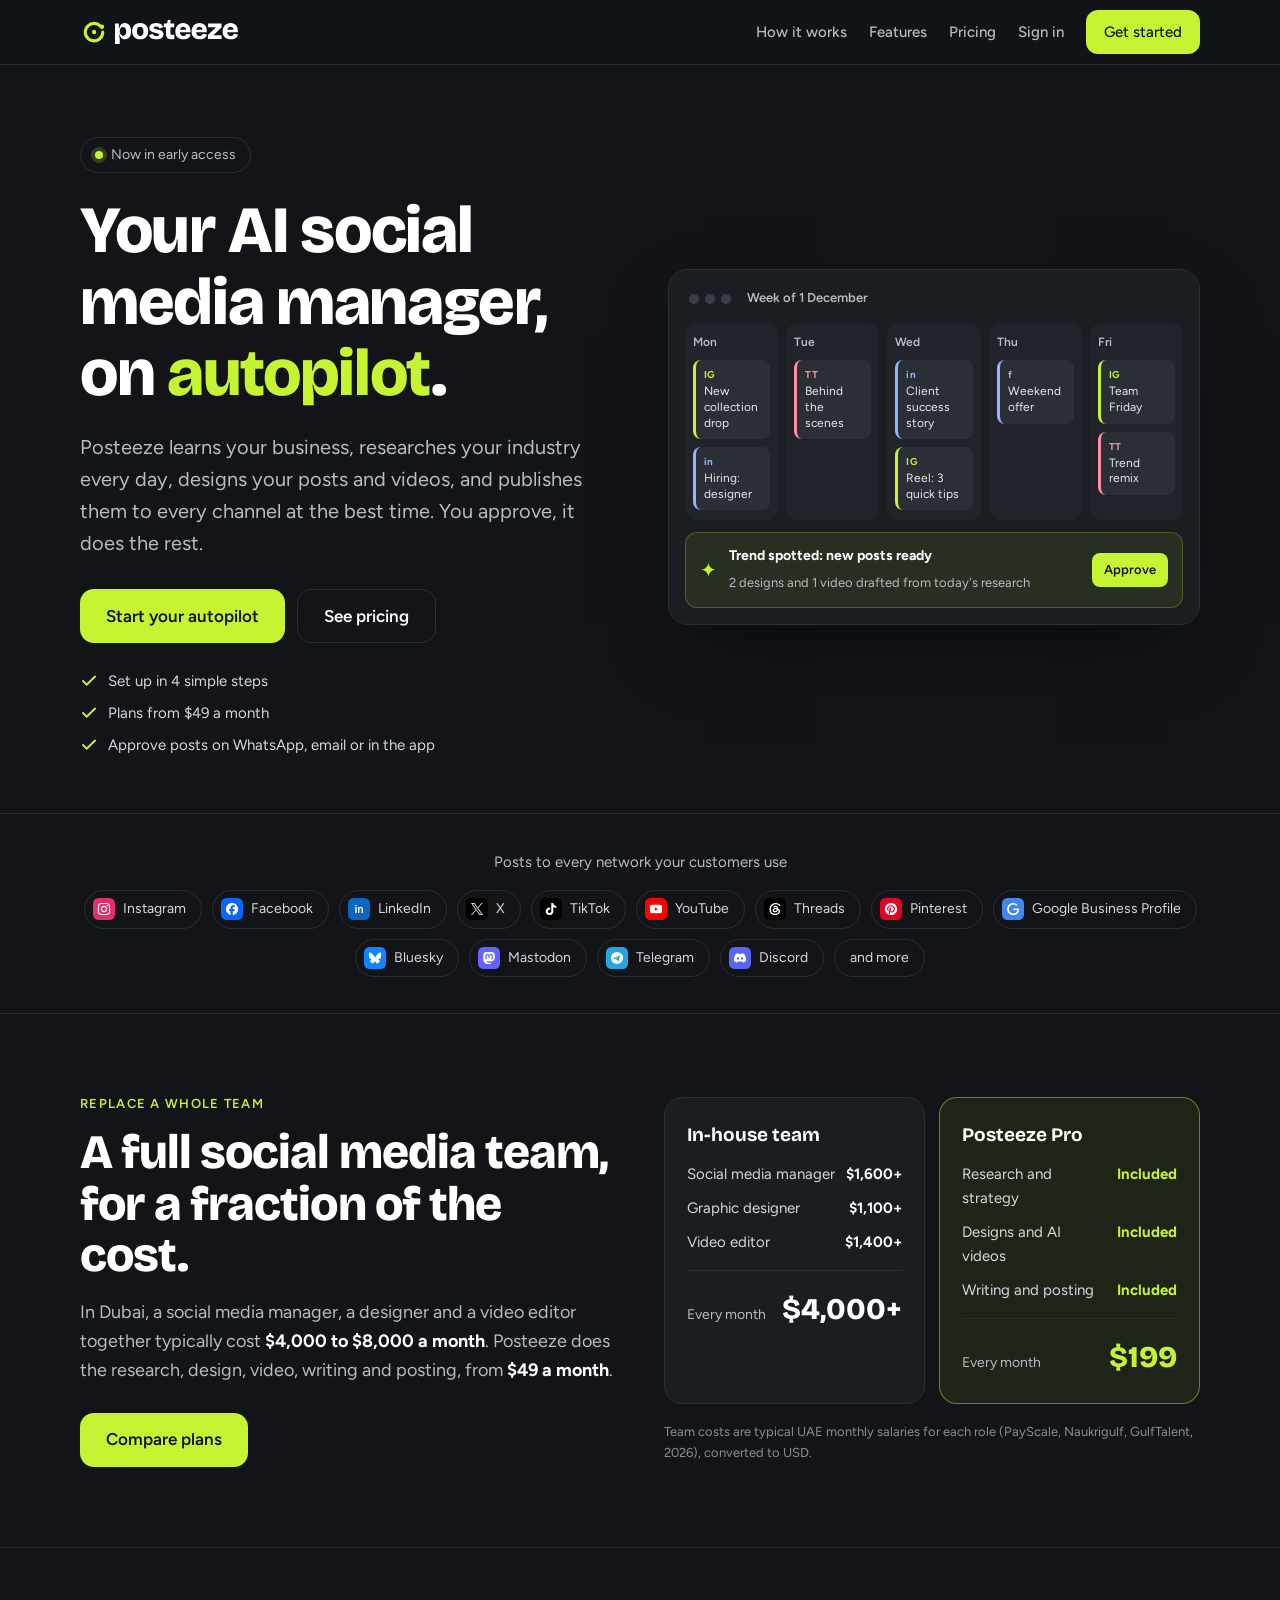
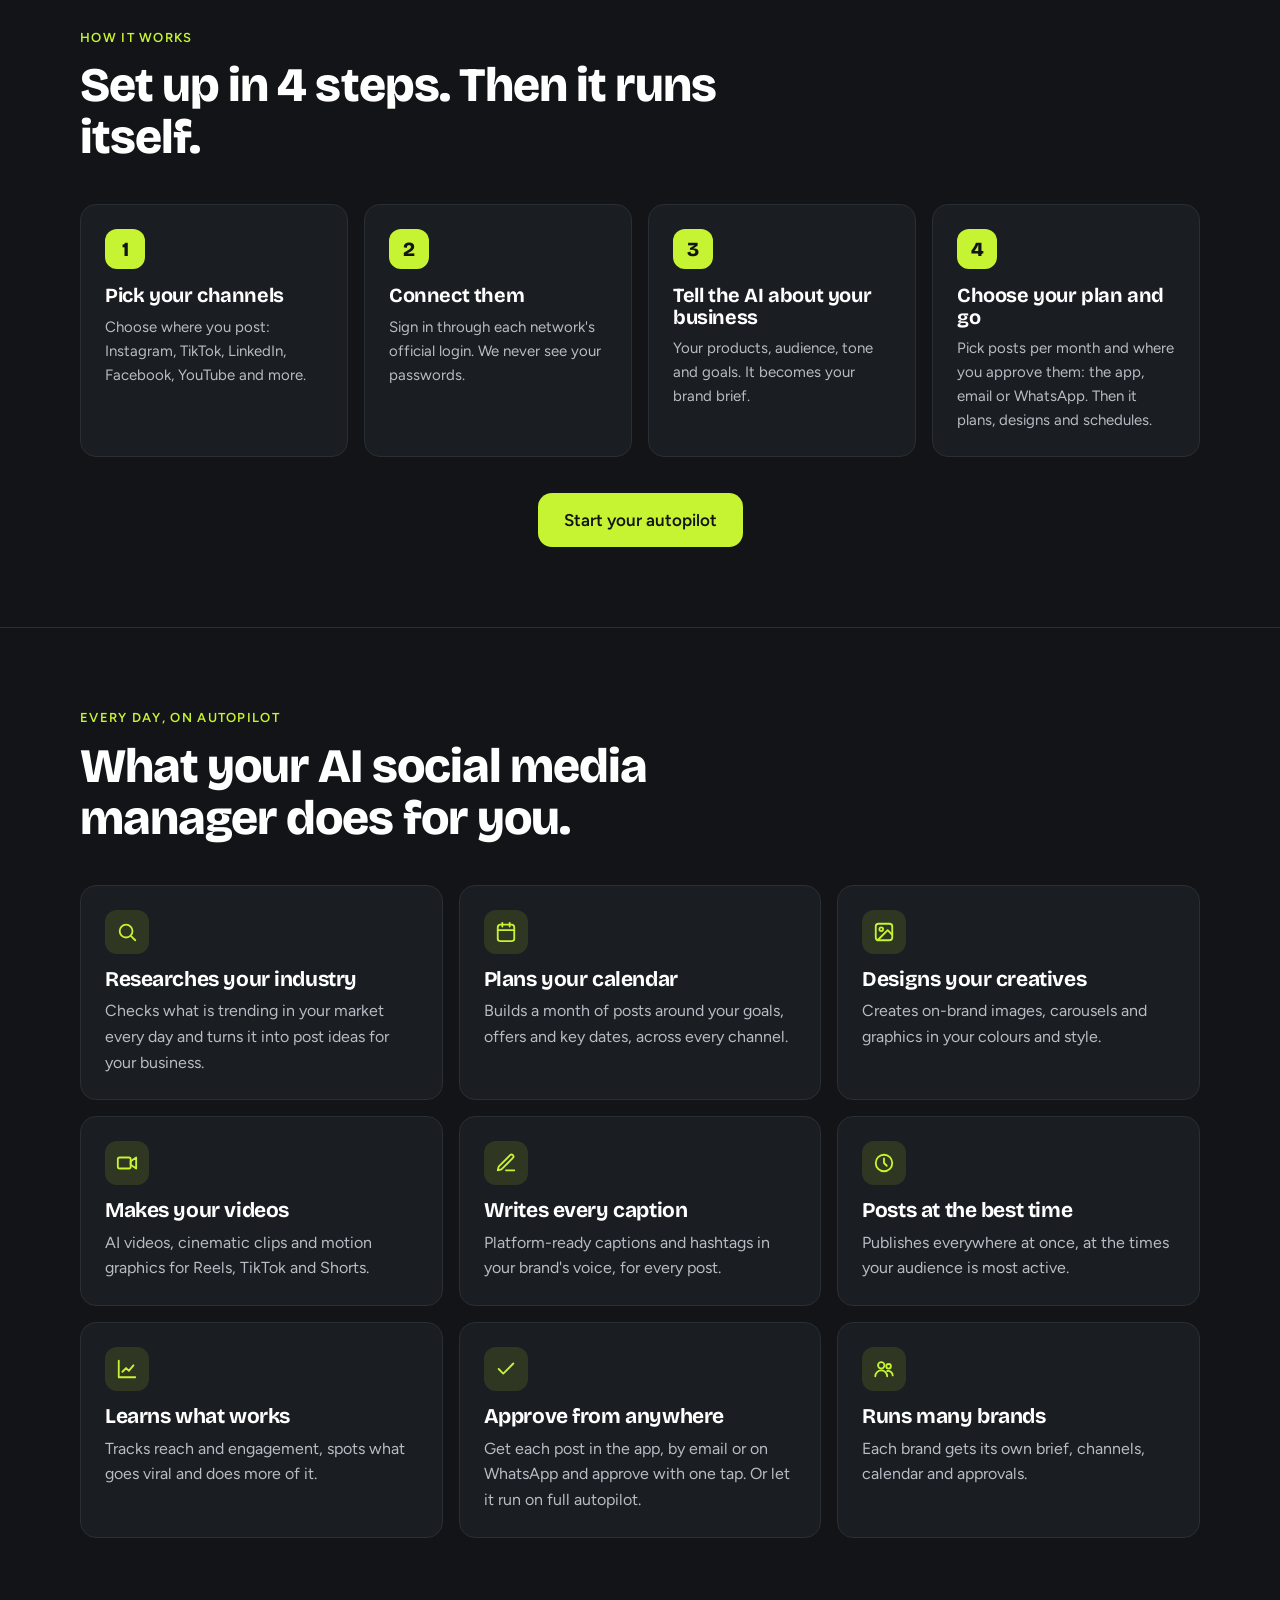
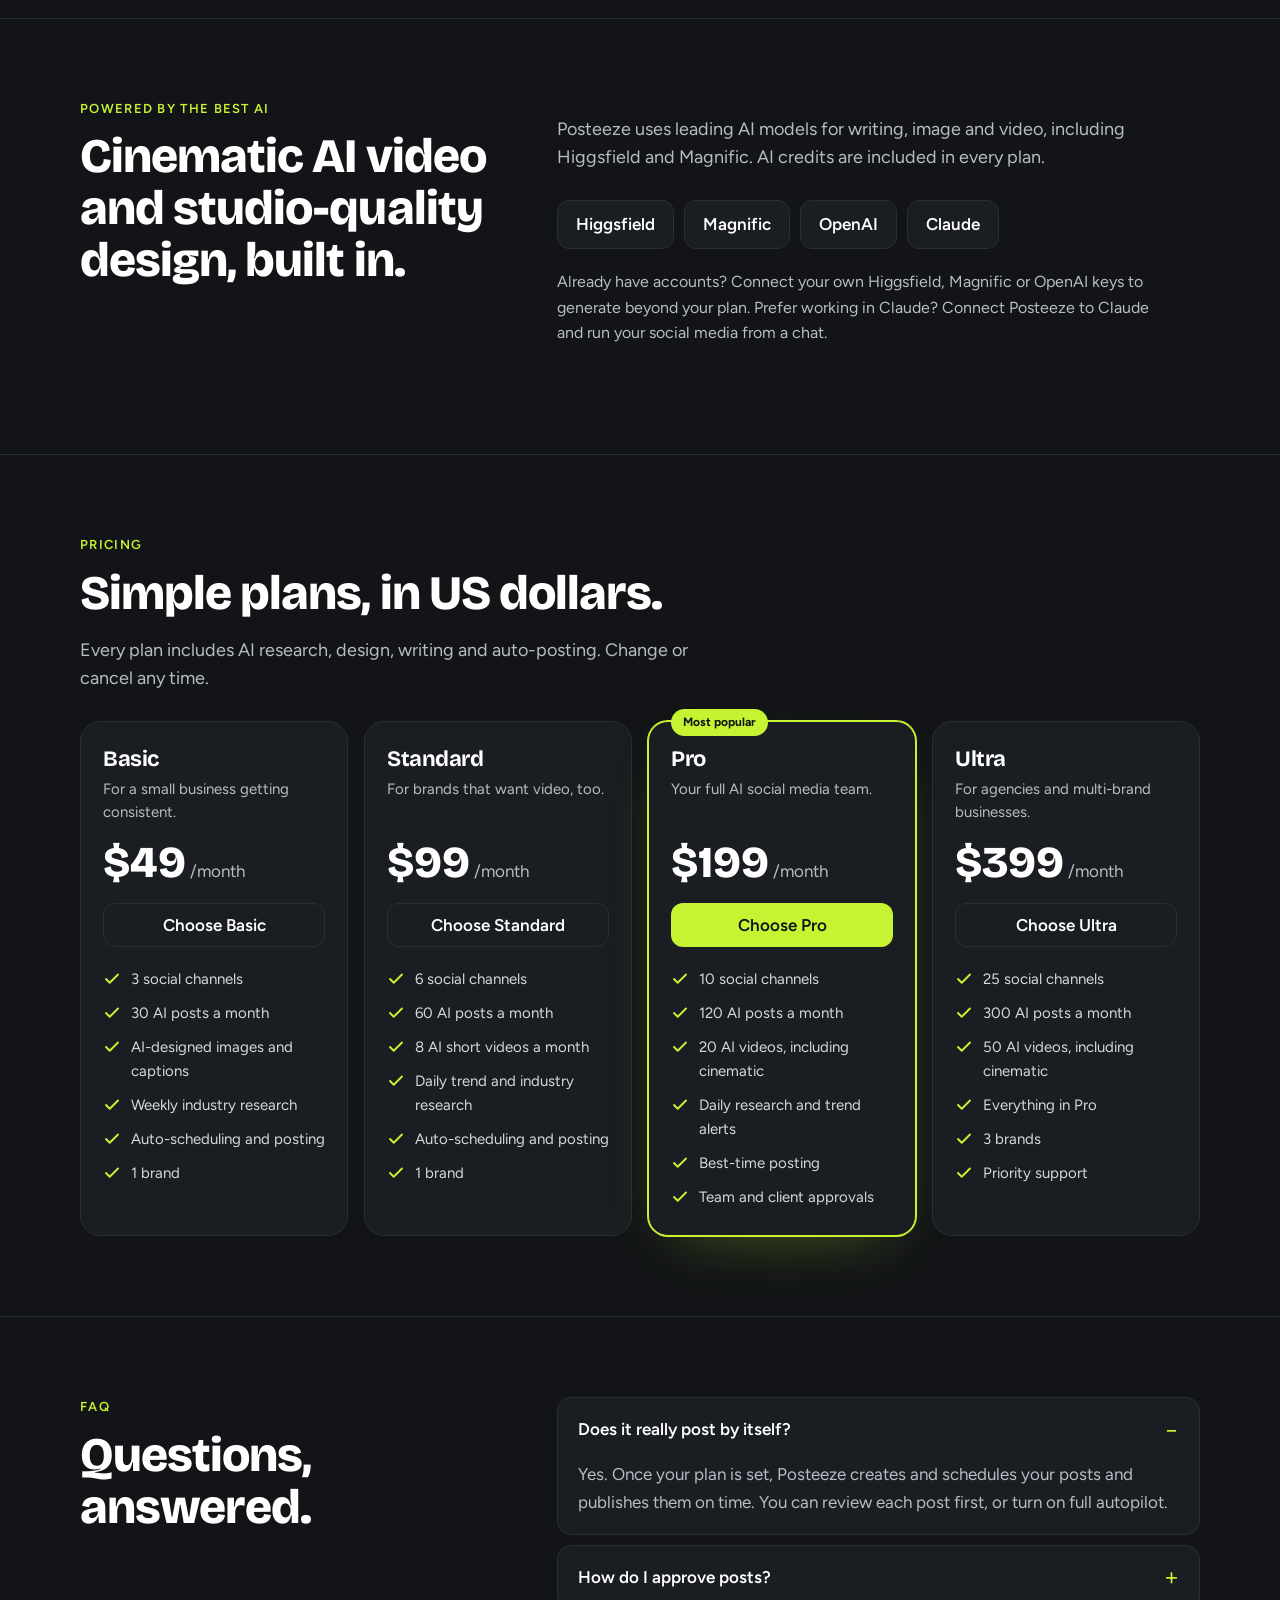
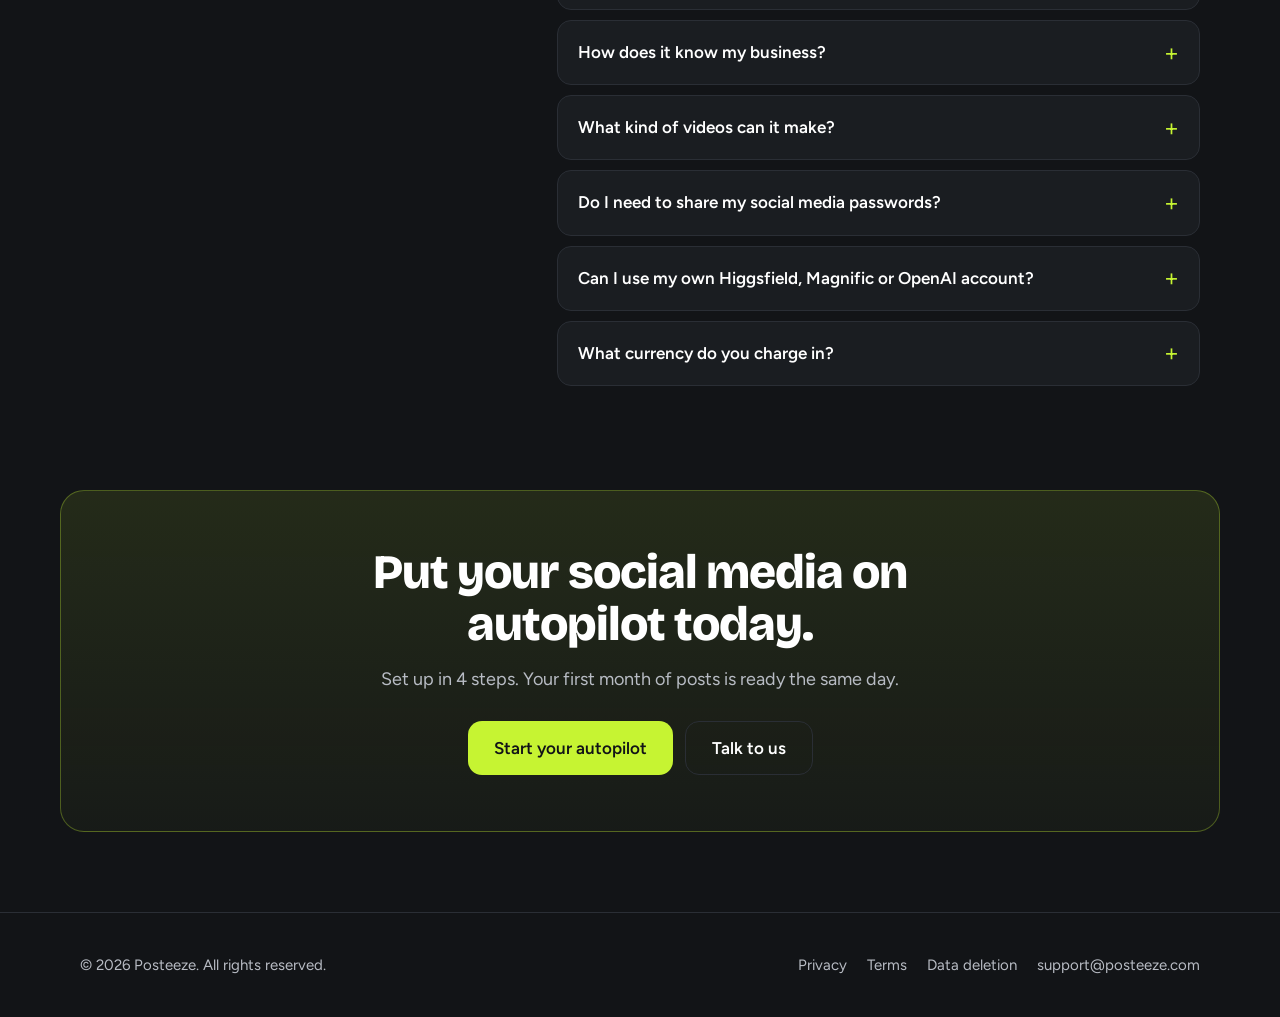
<file: public/index.html>
<!doctype html>
<html lang="en">
<head>
<meta charset="utf-8">
<meta name="viewport" content="width=device-width, initial-scale=1">
<title>Posteeze: your AI social media manager</title>
<meta name="description" content="Posteeze learns your business, researches your industry, designs posts and videos, and publishes to every channel on autopilot.">
<link rel="canonical" href="https://posteeze.com/">
<link rel="icon" href="/assets/favicon.ico" sizes="any">
<link rel="icon" type="image/svg+xml" href="/assets/icon.svg">
<link rel="apple-touch-icon" href="/assets/icon-180.png">
<link rel="manifest" href="/site.webmanifest">
<meta name="theme-color" content="#121417">
<meta property="og:type" content="website">
<meta property="og:site_name" content="Posteeze">
<meta property="og:title" content="Posteeze: your AI social media manager">
<meta property="og:description" content="Posteeze learns your business, researches your industry, designs posts and videos, and publishes to every channel on autopilot.">
<meta property="og:url" content="https://posteeze.com/">
<meta property="og:image" content="https://posteeze.com/assets/og-image.png">
<meta property="og:image:width" content="1200">
<meta property="og:image:height" content="630">
<meta property="og:image:alt" content="Posteeze: your socials, on autopilot">
<meta name="twitter:card" content="summary_large_image">
<meta name="twitter:title" content="Posteeze: your AI social media manager">
<meta name="twitter:description" content="Posteeze learns your business, researches your industry, designs posts and videos, and publishes to every channel on autopilot.">
<meta name="twitter:image" content="https://posteeze.com/assets/og-image.png">
<link rel="preconnect" href="https://fonts.googleapis.com">
<link rel="preconnect" href="https://fonts.gstatic.com" crossorigin>
<link href="https://fonts.googleapis.com/css2?family=Bricolage+Grotesque:opsz,wght@12..96,700;12..96,800&family=Figtree:wght@400;500;600&display=swap" rel="stylesheet">
<link rel="stylesheet" href="/style.css">
</head>
<body>
<header><div class="wrap nav">
<a href="/" aria-label="Posteeze home"><img src="/assets/logo-text-dark.svg" alt="Posteeze" width="170" height="30"></a>
<nav><a href="/#how">How it works</a><a href="/#features">Features</a><a href="/#pricing">Pricing</a><a href="https://app.posteeze.com/auth/login">Sign in</a><a class="btn" href="https://app.posteeze.com/auth">Get started</a></nav>
</div></header>
<main>

<section class="hero"><div class="wrap hero-grid">
<div class="hero-copy">
<div class="pill"><span class="dot" aria-hidden="true"></span>Now in early access</div>
<h1>Your AI social media manager, on <em>autopilot</em>.</h1>
<p class="lead">Posteeze learns your business, researches your industry every day, designs your posts and videos, and publishes them to every channel at the best time. You approve, it does the rest.</p>
<div class="cta"><a class="btn btn-lg" href="https://app.posteeze.com/auth">Start your autopilot</a><a class="btn btn-lg ghost" href="#pricing">See pricing</a></div>
<ul class="trust">
<li><svg width="18" height="18" viewBox="0 0 24 24" fill="none" stroke="#C6F432" stroke-width="2.5" stroke-linecap="round" stroke-linejoin="round" aria-hidden="true"><path d="M20 6L9 17l-5-5"/></svg>Set up in 4 simple steps</li>
<li><svg width="18" height="18" viewBox="0 0 24 24" fill="none" stroke="#C6F432" stroke-width="2.5" stroke-linecap="round" stroke-linejoin="round" aria-hidden="true"><path d="M20 6L9 17l-5-5"/></svg>Plans from $49 a month</li>
<li><svg width="18" height="18" viewBox="0 0 24 24" fill="none" stroke="#C6F432" stroke-width="2.5" stroke-linecap="round" stroke-linejoin="round" aria-hidden="true"><path d="M20 6L9 17l-5-5"/></svg>Approve posts on WhatsApp, email or in the app</li>
</ul>
</div>
<div class="mock" role="img" aria-label="Posteeze calendar showing scheduled posts across Instagram, LinkedIn and TikTok">
<div class="mock-bar"><span></span><span></span><span></span><div class="mock-title">Week of 1 December</div></div>
<div class="mock-days">
<div class="day"><b>Mon</b><div class="post ig"><i>IG</i>New collection drop</div><div class="post li"><i>in</i>Hiring: designer</div></div>
<div class="day"><b>Tue</b><div class="post tt"><i>TT</i>Behind the scenes</div></div>
<div class="day"><b>Wed</b><div class="post li"><i>in</i>Client success story</div><div class="post ig"><i>IG</i>Reel: 3 quick tips</div></div>
<div class="day"><b>Thu</b><div class="post fb"><i>f</i>Weekend offer</div></div>
<div class="day"><b>Fri</b><div class="post ig"><i>IG</i>Team Friday</div><div class="post tt"><i>TT</i>Trend remix</div></div>
</div>
<div class="mock-ai"><span class="spark" aria-hidden="true">&#10022;</span><div><b>Trend spotted: new posts ready</b><small>2 designs and 1 video drafted from today's research</small></div><span class="mock-btn">Approve</span></div>
</div>
</div></section>

<section class="strip" aria-label="Supported channels"><div class="wrap">
<p class="strip-title">Posts to every network your customers use</p>
<div class="channels"><span class="ch"><svg width="22" height="22" viewBox="0 0 36 36" aria-hidden="true"><rect width="36" height="36" rx="9" fill="#E1306C"/><path transform="translate(8 8) scale(0.8333)" d="M7.0301.084c-1.2768.0602-2.1487.264-2.911.5634-.7888.3075-1.4575.72-2.1228 1.3877-.6652.6677-1.075 1.3368-1.3802 2.127-.2954.7638-.4956 1.6365-.552 2.914-.0564 1.2775-.0689 1.6882-.0626 4.947.0062 3.2586.0206 3.6671.0825 4.9473.061 1.2765.264 2.1482.5635 2.9107.308.7889.72 1.4573 1.388 2.1228.6679.6655 1.3365 1.0743 2.1285 1.38.7632.295 1.6361.4961 2.9134.552 1.2773.056 1.6884.069 4.9462.0627 3.2578-.0062 3.668-.0207 4.9478-.0814 1.28-.0607 2.147-.2652 2.9098-.5633.7889-.3086 1.4578-.72 2.1228-1.3881.665-.6682 1.0745-1.3378 1.3795-2.1284.2957-.7632.4966-1.636.552-2.9124.056-1.2809.0692-1.6898.063-4.948-.0063-3.2583-.021-3.6668-.0817-4.9465-.0607-1.2797-.264-2.1487-.5633-2.9117-.3084-.7889-.72-1.4568-1.3876-2.1228C21.2982 1.33 20.628.9208 19.8378.6165 19.074.321 18.2017.1197 16.9244.0645 15.6471.0093 15.236-.005 11.977.0014 8.718.0076 8.31.0215 7.0301.0839m.1402 21.6932c-1.17-.0509-1.8053-.2453-2.2287-.408-.5606-.216-.96-.4771-1.3819-.895-.422-.4178-.6811-.8186-.9-1.378-.1644-.4234-.3624-1.058-.4171-2.228-.0595-1.2645-.072-1.6442-.079-4.848-.007-3.2037.0053-3.583.0607-4.848.05-1.169.2456-1.805.408-2.2282.216-.5613.4762-.96.895-1.3816.4188-.4217.8184-.6814 1.3783-.9003.423-.1651 1.0575-.3614 2.227-.4171 1.2655-.06 1.6447-.072 4.848-.079 3.2033-.007 3.5835.005 4.8495.0608 1.169.0508 1.8053.2445 2.228.408.5608.216.96.4754 1.3816.895.4217.4194.6816.8176.9005 1.3787.1653.4217.3617 1.056.4169 2.2263.0602 1.2655.0739 1.645.0796 4.848.0058 3.203-.0055 3.5834-.061 4.848-.051 1.17-.245 1.8055-.408 2.2294-.216.5604-.4763.96-.8954 1.3814-.419.4215-.8181.6811-1.3783.9-.4224.1649-1.0577.3617-2.2262.4174-1.2656.0595-1.6448.072-4.8493.079-3.2045.007-3.5825-.006-4.848-.0608M16.953 5.5864A1.44 1.44 0 1 0 18.39 4.144a1.44 1.44 0 0 0-1.437 1.4424M5.8385 12.012c.0067 3.4032 2.7706 6.1557 6.173 6.1493 3.4026-.0065 6.157-2.7701 6.1506-6.1733-.0065-3.4032-2.771-6.1565-6.174-6.1498-3.403.0067-6.156 2.771-6.1496 6.1738M8 12.0077a4 4 0 1 1 4.008 3.9921A3.9996 3.9996 0 0 1 8 12.0077" fill="#fff"/></svg>Instagram</span><span class="ch"><svg width="22" height="22" viewBox="0 0 36 36" aria-hidden="true"><rect width="36" height="36" rx="9" fill="#0866FF"/><path transform="translate(8 8) scale(0.8333)" d="M9.101 23.691v-7.98H6.627v-3.667h2.474v-1.58c0-4.085 1.848-5.978 5.858-5.978.401 0 .955.042 1.468.103a8.68 8.68 0 0 1 1.141.195v3.325a8.623 8.623 0 0 0-.653-.036 26.805 26.805 0 0 0-.733-.009c-.707 0-1.259.096-1.675.309a1.686 1.686 0 0 0-.679.622c-.258.42-.374.995-.374 1.752v1.297h3.919l-.386 2.103-.287 1.564h-3.246v8.245C19.396 23.238 24 18.179 24 12.044c0-6.627-5.373-12-12-12s-12 5.373-12 12c0 5.628 3.874 10.35 9.101 11.647Z" fill="#fff"/></svg>Facebook</span><span class="ch"><svg width="22" height="22" viewBox="0 0 36 36" aria-hidden="true"><rect width="36" height="36" rx="9" fill="#0A66C2"/><text x="18" y="24.5" text-anchor="middle" font-family="Arial,Helvetica,sans-serif" font-weight="700" font-size="17" fill="#fff">in</text></svg>LinkedIn</span><span class="ch"><svg width="22" height="22" viewBox="0 0 36 36" aria-hidden="true"><rect width="36" height="36" rx="9" fill="#000000"/><path transform="translate(8 8) scale(0.8333)" d="M14.234 10.162 22.977 0h-2.072l-7.591 8.824L7.251 0H.258l9.168 13.343L.258 24H2.33l8.016-9.318L16.749 24h6.993zm-2.837 3.299-.929-1.329L3.076 1.56h3.182l5.965 8.532.929 1.329 7.754 11.09h-3.182z" fill="#fff"/></svg>X</span><span class="ch"><svg width="22" height="22" viewBox="0 0 36 36" aria-hidden="true"><rect width="36" height="36" rx="9" fill="#000000"/><path transform="translate(8 8) scale(0.8333)" d="M12.525.02c1.31-.02 2.61-.01 3.91-.02.08 1.53.63 3.09 1.75 4.17 1.12 1.11 2.7 1.62 4.24 1.79v4.03c-1.44-.05-2.89-.35-4.2-.97-.57-.26-1.1-.59-1.62-.93-.01 2.92.01 5.84-.02 8.75-.08 1.4-.54 2.79-1.35 3.94-1.31 1.92-3.58 3.17-5.91 3.21-1.43.08-2.86-.31-4.08-1.03-2.02-1.19-3.44-3.37-3.65-5.71-.02-.5-.03-1-.01-1.49.18-1.9 1.12-3.72 2.58-4.96 1.66-1.44 3.98-2.13 6.15-1.72.02 1.48-.04 2.96-.04 4.44-.99-.32-2.15-.23-3.02.37-.63.41-1.11 1.04-1.36 1.75-.21.51-.15 1.07-.14 1.61.24 1.64 1.82 3.02 3.5 2.87 1.12-.01 2.19-.66 2.77-1.61.19-.33.4-.67.41-1.06.1-1.79.06-3.57.07-5.36.01-4.03-.01-8.05.02-12.07z" fill="#fff"/></svg>TikTok</span><span class="ch"><svg width="22" height="22" viewBox="0 0 36 36" aria-hidden="true"><rect width="36" height="36" rx="9" fill="#FF0000"/><path transform="translate(8 8) scale(0.8333)" d="M23.498 6.186a3.016 3.016 0 0 0-2.122-2.136C19.505 3.545 12 3.545 12 3.545s-7.505 0-9.377.505A3.017 3.017 0 0 0 .502 6.186C0 8.07 0 12 0 12s0 3.93.502 5.814a3.016 3.016 0 0 0 2.122 2.136c1.871.505 9.376.505 9.376.505s7.505 0 9.377-.505a3.015 3.015 0 0 0 2.122-2.136C24 15.93 24 12 24 12s0-3.93-.502-5.814zM9.545 15.568V8.432L15.818 12l-6.273 3.568z" fill="#fff"/></svg>YouTube</span><span class="ch"><svg width="22" height="22" viewBox="0 0 36 36" aria-hidden="true"><rect width="36" height="36" rx="9" fill="#000000"/><path transform="translate(8 8) scale(0.8333)" d="M18.263 11.097c-.03-3.486-1.92-5.586-5.111-5.586-2.13 0-3.922.963-4.863 2.499l2.062 1.438c.535-.843 1.272-1.543 2.628-1.543 1.528 0 2.318.85 2.544 2.431a15 15 0 0 0-2.236-.173c-4.125 0-6.068 1.867-6.068 4.336s1.943 3.99 4.804 3.99c3.139 0 5.013-2.115 5.781-4.735.798.361 1.348 1.204 1.348 2.47 0 3.387-3.907 5.232-7.22 5.232-4.885 0-8.077-3.207-8.077-8.424 0-6.392 4.223-10.487 9.9-10.487 3.808 0 5.69 1.671 6.97 3.914l2.108-1.475C21.44 2.078 18.331 0 13.663 0 6.227 0 1.168 5.277 1.168 12.934c0 7 4.953 11.066 10.856 11.066 4.878 0 9.809-2.846 9.809-7.716 0-2.545-1.46-4.231-3.569-5.187m-6.33 4.855c-1.077 0-2.026-.512-2.026-1.453 0-1.483 1.822-1.934 3.606-1.934.678 0 1.34.045 1.927.173-.422 1.927-1.671 3.215-3.508 3.214Z" fill="#fff"/></svg>Threads</span><span class="ch"><svg width="22" height="22" viewBox="0 0 36 36" aria-hidden="true"><rect width="36" height="36" rx="9" fill="#E60023"/><path transform="translate(8 8) scale(0.8333)" d="M12.017 0C5.396 0 .029 5.367.029 11.987c0 5.079 3.158 9.417 7.618 11.162-.105-.949-.199-2.403.041-3.439.219-.937 1.406-5.957 1.406-5.957s-.359-.72-.359-1.781c0-1.663.967-2.911 2.168-2.911 1.024 0 1.518.769 1.518 1.688 0 1.029-.653 2.567-.992 3.992-.285 1.193.6 2.165 1.775 2.165 2.128 0 3.768-2.245 3.768-5.487 0-2.861-2.063-4.869-5.008-4.869-3.41 0-5.409 2.562-5.409 5.199 0 1.033.394 2.143.889 2.741.099.12.112.225.085.345-.09.375-.293 1.199-.334 1.363-.053.225-.172.271-.401.165-1.495-.69-2.433-2.878-2.433-4.646 0-3.776 2.748-7.252 7.92-7.252 4.158 0 7.392 2.967 7.392 6.923 0 4.135-2.607 7.462-6.233 7.462-1.214 0-2.354-.629-2.758-1.379l-.749 2.848c-.269 1.045-1.004 2.352-1.498 3.146 1.123.345 2.306.535 3.55.535 6.607 0 11.985-5.365 11.985-11.987C23.97 5.39 18.592.026 11.985.026L12.017 0z" fill="#fff"/></svg>Pinterest</span><span class="ch"><svg width="22" height="22" viewBox="0 0 36 36" aria-hidden="true"><rect width="36" height="36" rx="9" fill="#4285F4"/><path transform="translate(8 8) scale(0.8333)" d="M12.48 10.92v3.28h7.84c-.24 1.84-.853 3.187-1.787 4.133-1.147 1.147-2.933 2.4-6.053 2.4-4.827 0-8.6-3.893-8.6-8.72s3.773-8.72 8.6-8.72c2.6 0 4.507 1.027 5.907 2.347l2.307-2.307C18.747 1.44 16.133 0 12.48 0 5.867 0 .307 5.387.307 12s5.56 12 12.173 12c3.573 0 6.267-1.173 8.373-3.36 2.16-2.16 2.84-5.213 2.84-7.667 0-.76-.053-1.467-.173-2.053H12.48z" fill="#fff"/></svg>Google Business Profile</span><span class="ch"><svg width="22" height="22" viewBox="0 0 36 36" aria-hidden="true"><rect width="36" height="36" rx="9" fill="#1185FE"/><path transform="translate(8 8) scale(0.8333)" d="M5.202 2.857C7.954 4.922 10.913 9.11 12 11.358c1.087-2.247 4.046-6.436 6.798-8.501C20.783 1.366 24 .213 24 3.883c0 .732-.42 6.156-.667 7.037-.856 3.061-3.978 3.842-6.755 3.37 4.854.826 6.089 3.562 3.422 6.299-5.065 5.196-7.28-1.304-7.847-2.97-.104-.305-.152-.448-.153-.327 0-.121-.05.022-.153.327-.568 1.666-2.782 8.166-7.847 2.97-2.667-2.737-1.432-5.473 3.422-6.3-2.777.473-5.899-.308-6.755-3.369C.42 10.04 0 4.615 0 3.883c0-3.67 3.217-2.517 5.202-1.026" fill="#fff"/></svg>Bluesky</span><span class="ch"><svg width="22" height="22" viewBox="0 0 36 36" aria-hidden="true"><rect width="36" height="36" rx="9" fill="#6364FF"/><path transform="translate(8 8) scale(0.8333)" d="M23.268 5.313c-.35-2.578-2.617-4.61-5.304-5.004C17.51.242 15.792 0 11.813 0h-.03c-3.98 0-4.835.242-5.288.309C3.882.692 1.496 2.518.917 5.127.64 6.412.61 7.837.661 9.143c.074 1.874.088 3.745.26 5.611.118 1.24.325 2.47.62 3.68.55 2.237 2.777 4.098 4.96 4.857 2.336.792 4.849.923 7.256.38.265-.061.527-.132.786-.213.585-.184 1.27-.39 1.774-.753a.057.057 0 0 0 .023-.043v-1.809a.052.052 0 0 0-.02-.041.053.053 0 0 0-.046-.01 20.282 20.282 0 0 1-4.709.545c-2.73 0-3.463-1.284-3.674-1.818a5.593 5.593 0 0 1-.319-1.433.053.053 0 0 1 .066-.054c1.517.363 3.072.546 4.632.546.376 0 .75 0 1.125-.01 1.57-.044 3.224-.124 4.768-.422.038-.008.077-.015.11-.024 2.435-.464 4.753-1.92 4.989-5.604.008-.145.03-1.52.03-1.67.002-.512.167-3.63-.024-5.545zm-3.748 9.195h-2.561V8.29c0-1.309-.55-1.976-1.67-1.976-1.23 0-1.846.79-1.846 2.35v3.403h-2.546V8.663c0-1.56-.617-2.35-1.848-2.35-1.112 0-1.668.668-1.67 1.977v6.218H4.822V8.102c0-1.31.337-2.35 1.011-3.12.696-.77 1.608-1.164 2.74-1.164 1.311 0 2.302.5 2.962 1.498l.638 1.06.638-1.06c.66-.999 1.65-1.498 2.96-1.498 1.13 0 2.043.395 2.74 1.164.675.77 1.012 1.81 1.012 3.12z" fill="#fff"/></svg>Mastodon</span><span class="ch"><svg width="22" height="22" viewBox="0 0 36 36" aria-hidden="true"><rect width="36" height="36" rx="9" fill="#26A5E4"/><path transform="translate(8 8) scale(0.8333)" d="M11.944 0A12 12 0 0 0 0 12a12 12 0 0 0 12 12 12 12 0 0 0 12-12A12 12 0 0 0 12 0a12 12 0 0 0-.056 0zm4.962 7.224c.1-.002.321.023.465.14a.506.506 0 0 1 .171.325c.016.093.036.306.02.472-.18 1.898-.962 6.502-1.36 8.627-.168.9-.499 1.201-.82 1.23-.696.065-1.225-.46-1.9-.902-1.056-.693-1.653-1.124-2.678-1.8-1.185-.78-.417-1.21.258-1.91.177-.184 3.247-2.977 3.307-3.23.007-.032.014-.15-.056-.212s-.174-.041-.249-.024c-.106.024-1.793 1.14-5.061 3.345-.48.33-.913.49-1.302.48-.428-.008-1.252-.241-1.865-.44-.752-.245-1.349-.374-1.297-.789.027-.216.325-.437.893-.663 3.498-1.524 5.83-2.529 6.998-3.014 3.332-1.386 4.025-1.627 4.476-1.635z" fill="#fff"/></svg>Telegram</span><span class="ch"><svg width="22" height="22" viewBox="0 0 36 36" aria-hidden="true"><rect width="36" height="36" rx="9" fill="#5865F2"/><path transform="translate(8 8) scale(0.8333)" d="M20.317 4.3698a19.7913 19.7913 0 00-4.8851-1.5152.0741.0741 0 00-.0785.0371c-.211.3753-.4447.8648-.6083 1.2495-1.8447-.2762-3.68-.2762-5.4868 0-.1636-.3933-.4058-.8742-.6177-1.2495a.077.077 0 00-.0785-.037 19.7363 19.7363 0 00-4.8852 1.515.0699.0699 0 00-.0321.0277C.5334 9.0458-.319 13.5799.0992 18.0578a.0824.0824 0 00.0312.0561c2.0528 1.5076 4.0413 2.4228 5.9929 3.0294a.0777.0777 0 00.0842-.0276c.4616-.6304.8731-1.2952 1.226-1.9942a.076.076 0 00-.0416-.1057c-.6528-.2476-1.2743-.5495-1.8722-.8923a.077.077 0 01-.0076-.1277c.1258-.0943.2517-.1923.3718-.2914a.0743.0743 0 01.0776-.0105c3.9278 1.7933 8.18 1.7933 12.0614 0a.0739.0739 0 01.0785.0095c.1202.099.246.1981.3728.2924a.077.077 0 01-.0066.1276 12.2986 12.2986 0 01-1.873.8914.0766.0766 0 00-.0407.1067c.3604.698.7719 1.3628 1.225 1.9932a.076.076 0 00.0842.0286c1.961-.6067 3.9495-1.5219 6.0023-3.0294a.077.077 0 00.0313-.0552c.5004-5.177-.8382-9.6739-3.5485-13.6604a.061.061 0 00-.0312-.0286zM8.02 15.3312c-1.1825 0-2.1569-1.0857-2.1569-2.419 0-1.3332.9555-2.4189 2.157-2.4189 1.2108 0 2.1757 1.0952 2.1568 2.419 0 1.3332-.9555 2.4189-2.1569 2.4189zm7.9748 0c-1.1825 0-2.1569-1.0857-2.1569-2.419 0-1.3332.9554-2.4189 2.1569-2.4189 1.2108 0 2.1757 1.0952 2.1568 2.419 0 1.3332-.946 2.4189-2.1568 2.4189Z" fill="#fff"/></svg>Discord</span><span>and more</span></div>
</div></section>

<section id="save"><div class="wrap save">
<div>
<div class="eyebrow">Replace a whole team</div>
<h2>A full social media team, for a fraction of the cost.</h2>
<p class="sub">In Dubai, a social media manager, a designer and a video editor together typically cost <strong>$4,000 to $8,000 a month</strong>. Posteeze does the research, design, video, writing and posting, from <strong>$49 a month</strong>.</p>
<a class="btn btn-lg" href="#pricing">Compare plans</a>
</div>
<div class="vs">
<div class="vs-col"><div class="vs-h">In-house team</div><ul>
<li><span>Social media manager</span><b>$1,600+</b></li>
<li><span>Graphic designer</span><b>$1,100+</b></li>
<li><span>Video editor</span><b>$1,400+</b></li>
</ul><div class="vs-total"><span>Every month</span><b>$4,000+</b></div></div>
<div class="vs-col win"><div class="vs-h">Posteeze Pro</div><ul>
<li><span>Research and strategy</span><b>Included</b></li>
<li><span>Designs and AI videos</span><b>Included</b></li>
<li><span>Writing and posting</span><b>Included</b></li>
</ul><div class="vs-total"><span>Every month</span><b>$199</b></div></div>
<p class="fine">Team costs are typical UAE monthly salaries for each role (PayScale, Naukrigulf, GulfTalent, 2026), converted to USD.</p>
</div>
</div></section>

<section id="how"><div class="wrap">
<div class="eyebrow">How it works</div>
<h2>Set up in 4 steps. Then it runs itself.</h2>
<ol class="flow">
<li><span class="n">1</span><h3>Pick your channels</h3><p>Choose where you post: Instagram, TikTok, LinkedIn, Facebook, YouTube and more.</p></li>
<li><span class="n">2</span><h3>Connect them</h3><p>Sign in through each network's official login. We never see your passwords.</p></li>
<li><span class="n">3</span><h3>Tell the AI about your business</h3><p>Your products, audience, tone and goals. It becomes your brand brief.</p></li>
<li><span class="n">4</span><h3>Choose your plan and go</h3><p>Pick posts per month and where you approve them: the app, email or WhatsApp. Then it plans, designs and schedules.</p></li>
</ol>
<div class="cta center"><a class="btn btn-lg" href="https://app.posteeze.com/auth">Start your autopilot</a></div>
</div></section>

<section id="features"><div class="wrap">
<div class="eyebrow">Every day, on autopilot</div>
<h2>What your AI social media manager does for you.</h2>
<div class="grid">
<div class="card"><div class="ico"><svg width="22" height="22" viewBox="0 0 24 24" fill="none" stroke="#C6F432" stroke-width="2" stroke-linecap="round" stroke-linejoin="round" aria-hidden="true"><circle cx="11" cy="11" r="7"/><path d="M21 21l-4.3-4.3"/></svg></div><h3>Researches your industry</h3><p>Checks what is trending in your market every day and turns it into post ideas for your business.</p></div>
<div class="card"><div class="ico"><svg width="22" height="22" viewBox="0 0 24 24" fill="none" stroke="#C6F432" stroke-width="2" stroke-linecap="round" stroke-linejoin="round" aria-hidden="true"><rect x="3" y="4" width="18" height="18" rx="3"/><path d="M16 2v4M8 2v4M3 10h18"/></svg></div><h3>Plans your calendar</h3><p>Builds a month of posts around your goals, offers and key dates, across every channel.</p></div>
<div class="card"><div class="ico"><svg width="22" height="22" viewBox="0 0 24 24" fill="none" stroke="#C6F432" stroke-width="2" stroke-linecap="round" stroke-linejoin="round" aria-hidden="true"><rect x="3" y="3" width="18" height="18" rx="3"/><circle cx="9" cy="9" r="2"/><path d="M21 15l-5-5L5 21"/></svg></div><h3>Designs your creatives</h3><p>Creates on-brand images, carousels and graphics in your colours and style.</p></div>
<div class="card"><div class="ico"><svg width="22" height="22" viewBox="0 0 24 24" fill="none" stroke="#C6F432" stroke-width="2" stroke-linecap="round" stroke-linejoin="round" aria-hidden="true"><rect x="2" y="6" width="14" height="12" rx="2"/><path d="M16 10l6-4v12l-6-4z"/></svg></div><h3>Makes your videos</h3><p>AI videos, cinematic clips and motion graphics for Reels, TikTok and Shorts.</p></div>
<div class="card"><div class="ico"><svg width="22" height="22" viewBox="0 0 24 24" fill="none" stroke="#C6F432" stroke-width="2" stroke-linecap="round" stroke-linejoin="round" aria-hidden="true"><path d="M12 20h9"/><path d="M16.5 3.5a2.1 2.1 0 0 1 3 3L7 19l-4 1 1-4z"/></svg></div><h3>Writes every caption</h3><p>Platform-ready captions and hashtags in your brand's voice, for every post.</p></div>
<div class="card"><div class="ico"><svg width="22" height="22" viewBox="0 0 24 24" fill="none" stroke="#C6F432" stroke-width="2" stroke-linecap="round" stroke-linejoin="round" aria-hidden="true"><circle cx="12" cy="12" r="9"/><path d="M12 7v5l3 3"/></svg></div><h3>Posts at the best time</h3><p>Publishes everywhere at once, at the times your audience is most active.</p></div>
<div class="card"><div class="ico"><svg width="22" height="22" viewBox="0 0 24 24" fill="none" stroke="#C6F432" stroke-width="2" stroke-linecap="round" stroke-linejoin="round" aria-hidden="true"><path d="M3 3v18h18"/><path d="M7 15l4-4 3 3 5-6"/></svg></div><h3>Learns what works</h3><p>Tracks reach and engagement, spots what goes viral and does more of it.</p></div>
<div class="card"><div class="ico"><svg width="22" height="22" viewBox="0 0 24 24" fill="none" stroke="#C6F432" stroke-width="2" stroke-linecap="round" stroke-linejoin="round" aria-hidden="true"><path d="M20 6L9 17l-5-5"/></svg></div><h3>Approve from anywhere</h3><p>Get each post in the app, by email or on WhatsApp and approve with one tap. Or let it run on full autopilot.</p></div>
<div class="card"><div class="ico"><svg width="22" height="22" viewBox="0 0 24 24" fill="none" stroke="#C6F432" stroke-width="2" stroke-linecap="round" stroke-linejoin="round" aria-hidden="true"><circle cx="9" cy="8" r="3.5"/><path d="M2.5 20a6.5 6.5 0 0 1 13 0"/><circle cx="17" cy="9" r="2.5"/><path d="M15.5 14.2A5 5 0 0 1 21.5 19"/></svg></div><h3>Runs many brands</h3><p>Each brand gets its own brief, channels, calendar and approvals.</p></div>
</div>
</div></section>

<section id="tools"><div class="wrap split">
<div>
<div class="eyebrow">Powered by the best AI</div>
<h2>Cinematic AI video and studio-quality design, built in.</h2>
</div>
<div>
<p class="sub">Posteeze uses leading AI models for writing, image and video, including Higgsfield and Magnific. AI credits are included in every plan.</p>
<div class="chips"><span>Higgsfield</span><span>Magnific</span><span>OpenAI</span><span>Claude</span></div>
<p class="sub small">Already have accounts? Connect your own Higgsfield, Magnific or OpenAI keys to generate beyond your plan. Prefer working in Claude? Connect Posteeze to Claude and run your social media from a chat.</p>
</div>
</div></section>

<section id="pricing"><div class="wrap">
<div class="eyebrow">Pricing</div>
<h2>Simple plans, in US dollars.</h2>
<p class="sub">Every plan includes AI research, design, writing and auto-posting. Change or cancel any time.</p>
<div class="plans"><div class="plan"><h3>Basic</h3><p class="tag">For a small business getting consistent.</p>
<div class="price"><span class="amt">$49</span><span class="per">/month</span></div>
<a class="btn ghost btn-block" href="https://app.posteeze.com/auth?plan=basic">Choose Basic</a>
<ul><li><svg width="18" height="18" viewBox="0 0 24 24" fill="none" stroke="#C6F432" stroke-width="2.5" stroke-linecap="round" stroke-linejoin="round" aria-hidden="true"><path d="M20 6L9 17l-5-5"/></svg>3 social channels</li><li><svg width="18" height="18" viewBox="0 0 24 24" fill="none" stroke="#C6F432" stroke-width="2.5" stroke-linecap="round" stroke-linejoin="round" aria-hidden="true"><path d="M20 6L9 17l-5-5"/></svg>30 AI posts a month</li><li><svg width="18" height="18" viewBox="0 0 24 24" fill="none" stroke="#C6F432" stroke-width="2.5" stroke-linecap="round" stroke-linejoin="round" aria-hidden="true"><path d="M20 6L9 17l-5-5"/></svg>AI-designed images and captions</li><li><svg width="18" height="18" viewBox="0 0 24 24" fill="none" stroke="#C6F432" stroke-width="2.5" stroke-linecap="round" stroke-linejoin="round" aria-hidden="true"><path d="M20 6L9 17l-5-5"/></svg>Weekly industry research</li><li><svg width="18" height="18" viewBox="0 0 24 24" fill="none" stroke="#C6F432" stroke-width="2.5" stroke-linecap="round" stroke-linejoin="round" aria-hidden="true"><path d="M20 6L9 17l-5-5"/></svg>Auto-scheduling and posting</li><li><svg width="18" height="18" viewBox="0 0 24 24" fill="none" stroke="#C6F432" stroke-width="2.5" stroke-linecap="round" stroke-linejoin="round" aria-hidden="true"><path d="M20 6L9 17l-5-5"/></svg>1 brand</li></ul></div><div class="plan"><h3>Standard</h3><p class="tag">For brands that want video, too.</p>
<div class="price"><span class="amt">$99</span><span class="per">/month</span></div>
<a class="btn ghost btn-block" href="https://app.posteeze.com/auth?plan=standard">Choose Standard</a>
<ul><li><svg width="18" height="18" viewBox="0 0 24 24" fill="none" stroke="#C6F432" stroke-width="2.5" stroke-linecap="round" stroke-linejoin="round" aria-hidden="true"><path d="M20 6L9 17l-5-5"/></svg>6 social channels</li><li><svg width="18" height="18" viewBox="0 0 24 24" fill="none" stroke="#C6F432" stroke-width="2.5" stroke-linecap="round" stroke-linejoin="round" aria-hidden="true"><path d="M20 6L9 17l-5-5"/></svg>60 AI posts a month</li><li><svg width="18" height="18" viewBox="0 0 24 24" fill="none" stroke="#C6F432" stroke-width="2.5" stroke-linecap="round" stroke-linejoin="round" aria-hidden="true"><path d="M20 6L9 17l-5-5"/></svg>8 AI short videos a month</li><li><svg width="18" height="18" viewBox="0 0 24 24" fill="none" stroke="#C6F432" stroke-width="2.5" stroke-linecap="round" stroke-linejoin="round" aria-hidden="true"><path d="M20 6L9 17l-5-5"/></svg>Daily trend and industry research</li><li><svg width="18" height="18" viewBox="0 0 24 24" fill="none" stroke="#C6F432" stroke-width="2.5" stroke-linecap="round" stroke-linejoin="round" aria-hidden="true"><path d="M20 6L9 17l-5-5"/></svg>Auto-scheduling and posting</li><li><svg width="18" height="18" viewBox="0 0 24 24" fill="none" stroke="#C6F432" stroke-width="2.5" stroke-linecap="round" stroke-linejoin="round" aria-hidden="true"><path d="M20 6L9 17l-5-5"/></svg>1 brand</li></ul></div><div class="plan pop"><div class="badge">Most popular</div><h3>Pro</h3><p class="tag">Your full AI social media team.</p>
<div class="price"><span class="amt">$199</span><span class="per">/month</span></div>
<a class="btn btn-block" href="https://app.posteeze.com/auth?plan=pro">Choose Pro</a>
<ul><li><svg width="18" height="18" viewBox="0 0 24 24" fill="none" stroke="#C6F432" stroke-width="2.5" stroke-linecap="round" stroke-linejoin="round" aria-hidden="true"><path d="M20 6L9 17l-5-5"/></svg>10 social channels</li><li><svg width="18" height="18" viewBox="0 0 24 24" fill="none" stroke="#C6F432" stroke-width="2.5" stroke-linecap="round" stroke-linejoin="round" aria-hidden="true"><path d="M20 6L9 17l-5-5"/></svg>120 AI posts a month</li><li><svg width="18" height="18" viewBox="0 0 24 24" fill="none" stroke="#C6F432" stroke-width="2.5" stroke-linecap="round" stroke-linejoin="round" aria-hidden="true"><path d="M20 6L9 17l-5-5"/></svg>20 AI videos, including cinematic</li><li><svg width="18" height="18" viewBox="0 0 24 24" fill="none" stroke="#C6F432" stroke-width="2.5" stroke-linecap="round" stroke-linejoin="round" aria-hidden="true"><path d="M20 6L9 17l-5-5"/></svg>Daily research and trend alerts</li><li><svg width="18" height="18" viewBox="0 0 24 24" fill="none" stroke="#C6F432" stroke-width="2.5" stroke-linecap="round" stroke-linejoin="round" aria-hidden="true"><path d="M20 6L9 17l-5-5"/></svg>Best-time posting</li><li><svg width="18" height="18" viewBox="0 0 24 24" fill="none" stroke="#C6F432" stroke-width="2.5" stroke-linecap="round" stroke-linejoin="round" aria-hidden="true"><path d="M20 6L9 17l-5-5"/></svg>Team and client approvals</li></ul></div><div class="plan"><h3>Ultra</h3><p class="tag">For agencies and multi-brand businesses.</p>
<div class="price"><span class="amt">$399</span><span class="per">/month</span></div>
<a class="btn ghost btn-block" href="https://app.posteeze.com/auth?plan=ultra">Choose Ultra</a>
<ul><li><svg width="18" height="18" viewBox="0 0 24 24" fill="none" stroke="#C6F432" stroke-width="2.5" stroke-linecap="round" stroke-linejoin="round" aria-hidden="true"><path d="M20 6L9 17l-5-5"/></svg>25 social channels</li><li><svg width="18" height="18" viewBox="0 0 24 24" fill="none" stroke="#C6F432" stroke-width="2.5" stroke-linecap="round" stroke-linejoin="round" aria-hidden="true"><path d="M20 6L9 17l-5-5"/></svg>300 AI posts a month</li><li><svg width="18" height="18" viewBox="0 0 24 24" fill="none" stroke="#C6F432" stroke-width="2.5" stroke-linecap="round" stroke-linejoin="round" aria-hidden="true"><path d="M20 6L9 17l-5-5"/></svg>50 AI videos, including cinematic</li><li><svg width="18" height="18" viewBox="0 0 24 24" fill="none" stroke="#C6F432" stroke-width="2.5" stroke-linecap="round" stroke-linejoin="round" aria-hidden="true"><path d="M20 6L9 17l-5-5"/></svg>Everything in Pro</li><li><svg width="18" height="18" viewBox="0 0 24 24" fill="none" stroke="#C6F432" stroke-width="2.5" stroke-linecap="round" stroke-linejoin="round" aria-hidden="true"><path d="M20 6L9 17l-5-5"/></svg>3 brands</li><li><svg width="18" height="18" viewBox="0 0 24 24" fill="none" stroke="#C6F432" stroke-width="2.5" stroke-linecap="round" stroke-linejoin="round" aria-hidden="true"><path d="M20 6L9 17l-5-5"/></svg>Priority support</li></ul></div></div>
</div></section>

<section id="faq"><div class="wrap faq-wrap">
<div><div class="eyebrow">FAQ</div><h2>Questions, answered.</h2></div>
<div class="faq">
<details open><summary>Does it really post by itself?</summary><p>Yes. Once your plan is set, Posteeze creates and schedules your posts and publishes them on time. You can review each post first, or turn on full autopilot.</p></details>
<details><summary>How do I approve posts?</summary><p>Choose during setup: in the Posteeze app, by email, on WhatsApp, or all three. Each preview comes with Approve and Request changes buttons, so you can sign off from your phone in seconds.</p></details>
<details><summary>How does it know my business?</summary><p>During setup you describe your business, audience, offers and tone. Posteeze turns that into a brand brief and uses it for every idea, design and caption.</p></details>
<details><summary>What kind of videos can it make?</summary><p>Short AI videos, cinematic clips and motion graphics sized for Reels, TikTok and YouTube Shorts. The number per month depends on your plan.</p></details>
<details><summary>Do I need to share my social media passwords?</summary><p>No. You connect each account through the network's own official login, and you can disconnect it any time.</p></details>
<details><summary>Can I use my own Higgsfield, Magnific or OpenAI account?</summary><p>Yes. Your plan includes AI credits, and you can connect your own accounts to create more.</p></details>
<details><summary>What currency do you charge in?</summary><p>All plans are priced and billed in US dollars.</p></details>
</div>
</div></section>

<section class="final"><div class="wrap final-box">
<h2>Put your social media on autopilot today.</h2>
<p>Set up in 4 steps. Your first month of posts is ready the same day.</p>
<div class="cta"><a class="btn btn-lg" href="https://app.posteeze.com/auth">Start your autopilot</a><a class="btn btn-lg ghost" href="mailto:support@posteeze.com">Talk to us</a></div>
</div></section>

<div class="sticky-cta" id="sticky-cta"><a class="btn" href="https://app.posteeze.com/auth">Start your autopilot</a></div>
<script>
(function(){var bar=document.getElementById('sticky-cta');if(!('IntersectionObserver' in window)){bar.classList.add('show');return;}
var seen=new Set();var io=new IntersectionObserver(function(es){es.forEach(function(e){e.isIntersecting?seen.add(e.target):seen.delete(e.target);});bar.classList.toggle('show',seen.size===0);});
document.querySelectorAll('.hero .cta, .final-box .cta, .plans').forEach(function(el){io.observe(el);});})();
</script>
</main>
<footer><div class="wrap row">
<div>&copy; 2026 Posteeze. All rights reserved.</div>
<nav><a href="/privacy">Privacy</a><a href="/terms">Terms</a><a href="/data-deletion">Data deletion</a><a href="mailto:support@posteeze.com">support@posteeze.com</a></nav>
</div></footer>
</body>
</html>
</file>
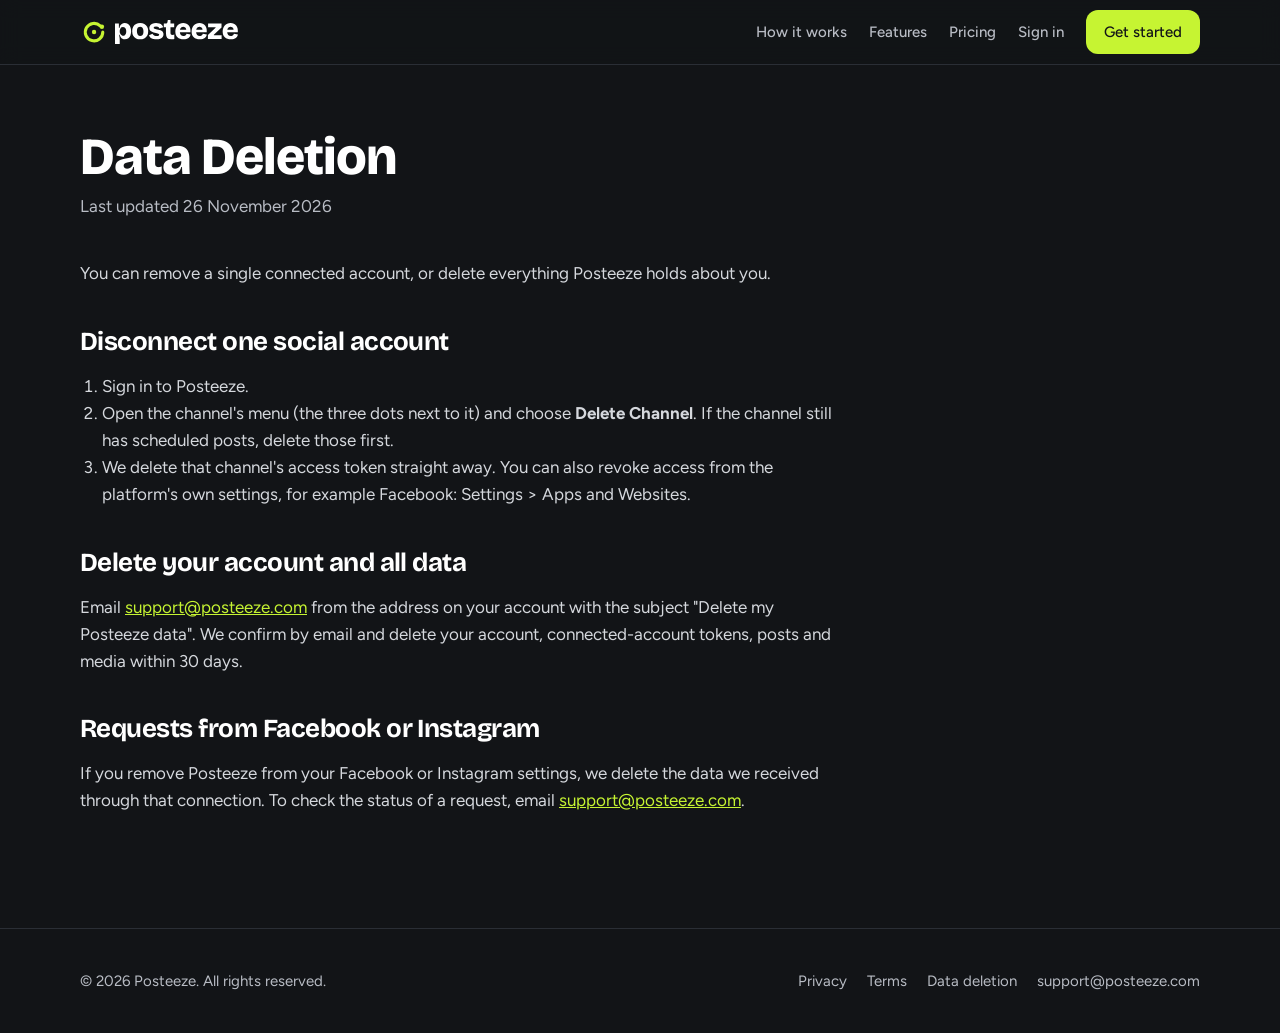
<file: public/data-deletion/index.html>
<!doctype html>
<html lang="en">
<head>
<meta charset="utf-8">
<meta name="viewport" content="width=device-width, initial-scale=1">
<title>Data Deletion | Posteeze</title>
<meta name="description" content="How to delete your Posteeze data or disconnect a social account.">
<link rel="canonical" href="https://posteeze.com/data-deletion">
<link rel="icon" href="/assets/favicon.ico" sizes="any">
<link rel="icon" type="image/svg+xml" href="/assets/icon.svg">
<link rel="apple-touch-icon" href="/assets/icon-180.png">
<link rel="manifest" href="/site.webmanifest">
<meta name="theme-color" content="#121417">
<meta property="og:type" content="website">
<meta property="og:site_name" content="Posteeze">
<meta property="og:title" content="Data Deletion | Posteeze">
<meta property="og:description" content="How to delete your Posteeze data or disconnect a social account.">
<meta property="og:url" content="https://posteeze.com/data-deletion">
<meta property="og:image" content="https://posteeze.com/assets/og-image.png">
<meta property="og:image:width" content="1200">
<meta property="og:image:height" content="630">
<meta property="og:image:alt" content="Posteeze: your socials, on autopilot">
<meta name="twitter:card" content="summary_large_image">
<meta name="twitter:title" content="Data Deletion | Posteeze">
<meta name="twitter:description" content="How to delete your Posteeze data or disconnect a social account.">
<meta name="twitter:image" content="https://posteeze.com/assets/og-image.png">
<link rel="preconnect" href="https://fonts.googleapis.com">
<link rel="preconnect" href="https://fonts.gstatic.com" crossorigin>
<link href="https://fonts.googleapis.com/css2?family=Bricolage+Grotesque:opsz,wght@12..96,700;12..96,800&family=Figtree:wght@400;500;600&display=swap" rel="stylesheet">
<link rel="stylesheet" href="/style.css">
</head>
<body>
<header><div class="wrap nav">
<a href="/" aria-label="Posteeze home"><img src="/assets/logo-text-dark.svg" alt="Posteeze" width="170" height="30"></a>
<nav><a href="/#how">How it works</a><a href="/#features">Features</a><a href="/#pricing">Pricing</a><a href="https://app.posteeze.com/auth/login">Sign in</a><a class="btn" href="https://app.posteeze.com/auth">Get started</a></nav>
</div></header>
<main>
<div class="wrap"><article class="doc">
<h1>Data Deletion</h1><p class="date">Last updated 26 November 2026</p>

<p>You can remove a single connected account, or delete everything Posteeze holds about you.</p>

<h2>Disconnect one social account</h2>
<ol>
<li>Sign in to Posteeze.</li>
<li>Open the channel's menu (the three dots next to it) and choose <strong>Delete Channel</strong>. If the channel still has scheduled posts, delete those first.</li>
<li>We delete that channel's access token straight away. You can also revoke access from the platform's own settings, for example Facebook: Settings &gt; Apps and Websites.</li>
</ol>

<h2>Delete your account and all data</h2>
<p>Email <a href="mailto:support@posteeze.com?subject=Delete%20my%20Posteeze%20data">support@posteeze.com</a> from the address on your account with the subject "Delete my Posteeze data". We confirm by email and delete your account, connected-account tokens, posts and media within 30 days.</p>

<h2>Requests from Facebook or Instagram</h2>
<p>If you remove Posteeze from your Facebook or Instagram settings, we delete the data we received through that connection. To check the status of a request, email <a href="mailto:support@posteeze.com">support@posteeze.com</a>.</p>

</article></div>
</main>
<footer><div class="wrap row">
<div>&copy; 2026 Posteeze. All rights reserved.</div>
<nav><a href="/privacy">Privacy</a><a href="/terms">Terms</a><a href="/data-deletion">Data deletion</a><a href="mailto:support@posteeze.com">support@posteeze.com</a></nav>
</div></footer>
</body>
</html>
</file>
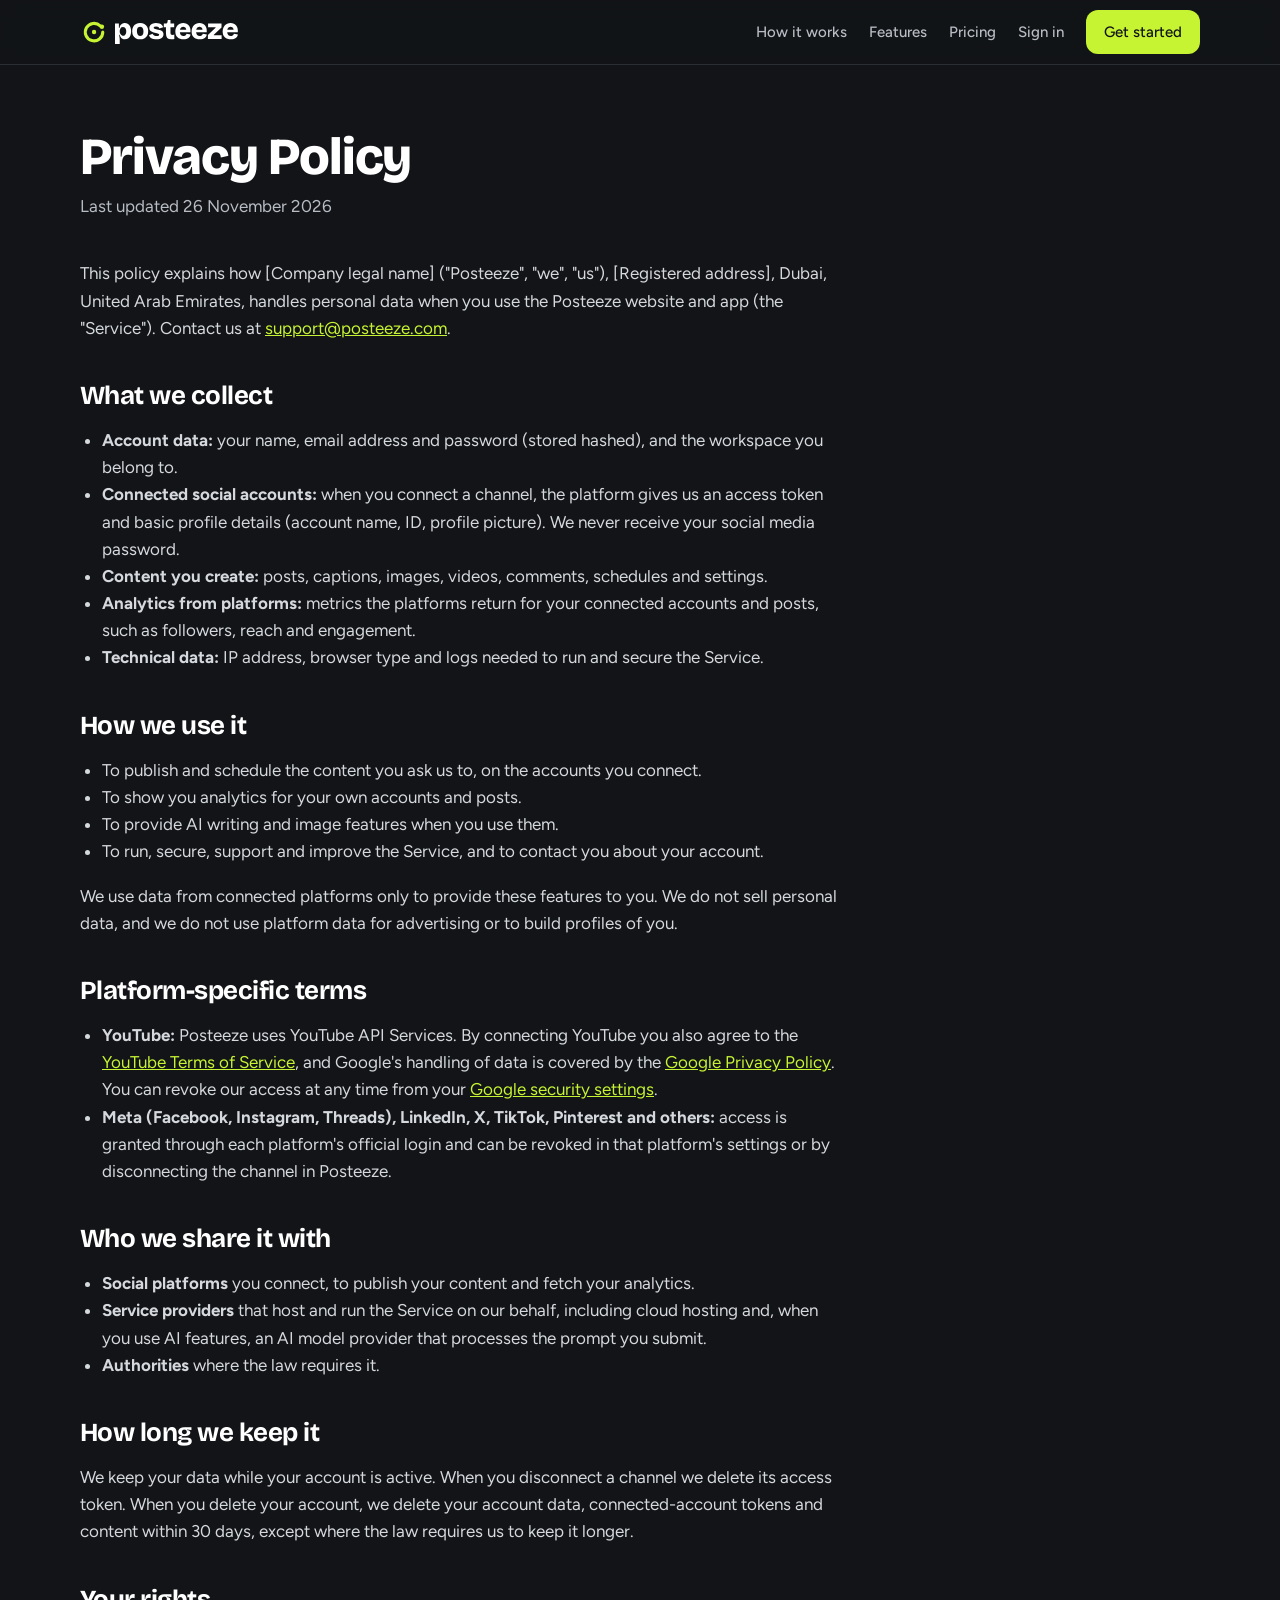
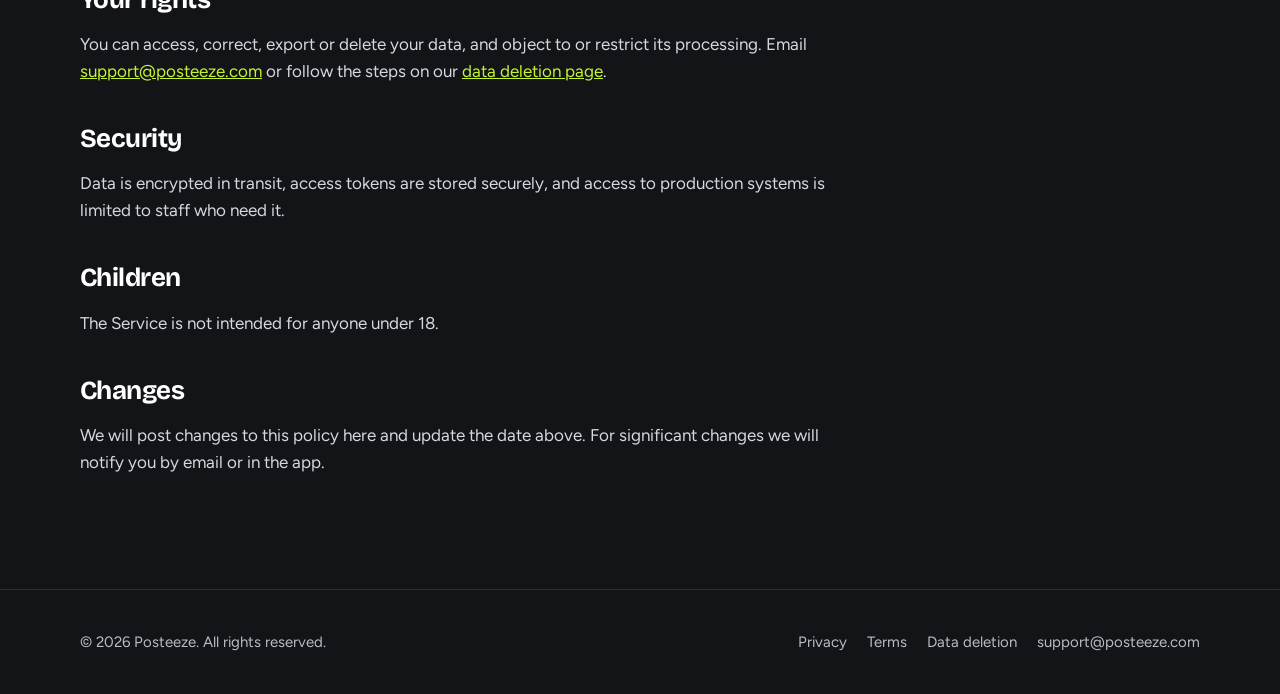
<file: public/privacy/index.html>
<!doctype html>
<html lang="en">
<head>
<meta charset="utf-8">
<meta name="viewport" content="width=device-width, initial-scale=1">
<title>Privacy Policy | Posteeze</title>
<meta name="description" content="How Posteeze collects, uses and protects your data.">
<link rel="canonical" href="https://posteeze.com/privacy">
<link rel="icon" href="/assets/favicon.ico" sizes="any">
<link rel="icon" type="image/svg+xml" href="/assets/icon.svg">
<link rel="apple-touch-icon" href="/assets/icon-180.png">
<link rel="manifest" href="/site.webmanifest">
<meta name="theme-color" content="#121417">
<meta property="og:type" content="website">
<meta property="og:site_name" content="Posteeze">
<meta property="og:title" content="Privacy Policy | Posteeze">
<meta property="og:description" content="How Posteeze collects, uses and protects your data.">
<meta property="og:url" content="https://posteeze.com/privacy">
<meta property="og:image" content="https://posteeze.com/assets/og-image.png">
<meta property="og:image:width" content="1200">
<meta property="og:image:height" content="630">
<meta property="og:image:alt" content="Posteeze: your socials, on autopilot">
<meta name="twitter:card" content="summary_large_image">
<meta name="twitter:title" content="Privacy Policy | Posteeze">
<meta name="twitter:description" content="How Posteeze collects, uses and protects your data.">
<meta name="twitter:image" content="https://posteeze.com/assets/og-image.png">
<link rel="preconnect" href="https://fonts.googleapis.com">
<link rel="preconnect" href="https://fonts.gstatic.com" crossorigin>
<link href="https://fonts.googleapis.com/css2?family=Bricolage+Grotesque:opsz,wght@12..96,700;12..96,800&family=Figtree:wght@400;500;600&display=swap" rel="stylesheet">
<link rel="stylesheet" href="/style.css">
</head>
<body>
<header><div class="wrap nav">
<a href="/" aria-label="Posteeze home"><img src="/assets/logo-text-dark.svg" alt="Posteeze" width="170" height="30"></a>
<nav><a href="/#how">How it works</a><a href="/#features">Features</a><a href="/#pricing">Pricing</a><a href="https://app.posteeze.com/auth/login">Sign in</a><a class="btn" href="https://app.posteeze.com/auth">Get started</a></nav>
</div></header>
<main>
<div class="wrap"><article class="doc">
<h1>Privacy Policy</h1><p class="date">Last updated 26 November 2026</p>

<p>This policy explains how [Company legal name] ("Posteeze", "we", "us"), [Registered address], Dubai, United Arab Emirates, handles personal data when you use the Posteeze website and app (the "Service"). Contact us at <a href="mailto:support@posteeze.com">support@posteeze.com</a>.</p>

<h2>What we collect</h2>
<ul>
<li><strong>Account data:</strong> your name, email address and password (stored hashed), and the workspace you belong to.</li>
<li><strong>Connected social accounts:</strong> when you connect a channel, the platform gives us an access token and basic profile details (account name, ID, profile picture). We never receive your social media password.</li>
<li><strong>Content you create:</strong> posts, captions, images, videos, comments, schedules and settings.</li>
<li><strong>Analytics from platforms:</strong> metrics the platforms return for your connected accounts and posts, such as followers, reach and engagement.</li>
<li><strong>Technical data:</strong> IP address, browser type and logs needed to run and secure the Service.</li>
</ul>

<h2>How we use it</h2>
<ul>
<li>To publish and schedule the content you ask us to, on the accounts you connect.</li>
<li>To show you analytics for your own accounts and posts.</li>
<li>To provide AI writing and image features when you use them.</li>
<li>To run, secure, support and improve the Service, and to contact you about your account.</li>
</ul>
<p>We use data from connected platforms only to provide these features to you. We do not sell personal data, and we do not use platform data for advertising or to build profiles of you.</p>

<h2>Platform-specific terms</h2>
<ul>
<li><strong>YouTube:</strong> Posteeze uses YouTube API Services. By connecting YouTube you also agree to the <a href="https://www.youtube.com/t/terms">YouTube Terms of Service</a>, and Google's handling of data is covered by the <a href="https://policies.google.com/privacy">Google Privacy Policy</a>. You can revoke our access at any time from your <a href="https://myaccount.google.com/permissions">Google security settings</a>.</li>
<li><strong>Meta (Facebook, Instagram, Threads), LinkedIn, X, TikTok, Pinterest and others:</strong> access is granted through each platform's official login and can be revoked in that platform's settings or by disconnecting the channel in Posteeze.</li>
</ul>

<h2>Who we share it with</h2>
<ul>
<li><strong>Social platforms</strong> you connect, to publish your content and fetch your analytics.</li>
<li><strong>Service providers</strong> that host and run the Service on our behalf, including cloud hosting and, when you use AI features, an AI model provider that processes the prompt you submit.</li>
<li><strong>Authorities</strong> where the law requires it.</li>
</ul>

<h2>How long we keep it</h2>
<p>We keep your data while your account is active. When you disconnect a channel we delete its access token. When you delete your account, we delete your account data, connected-account tokens and content within 30 days, except where the law requires us to keep it longer.</p>

<h2>Your rights</h2>
<p>You can access, correct, export or delete your data, and object to or restrict its processing. Email <a href="mailto:support@posteeze.com">support@posteeze.com</a> or follow the steps on our <a href="/data-deletion">data deletion page</a>.</p>

<h2>Security</h2>
<p>Data is encrypted in transit, access tokens are stored securely, and access to production systems is limited to staff who need it.</p>

<h2>Children</h2>
<p>The Service is not intended for anyone under 18.</p>

<h2>Changes</h2>
<p>We will post changes to this policy here and update the date above. For significant changes we will notify you by email or in the app.</p>

</article></div>
</main>
<footer><div class="wrap row">
<div>&copy; 2026 Posteeze. All rights reserved.</div>
<nav><a href="/privacy">Privacy</a><a href="/terms">Terms</a><a href="/data-deletion">Data deletion</a><a href="mailto:support@posteeze.com">support@posteeze.com</a></nav>
</div></footer>
</body>
</html>
</file>
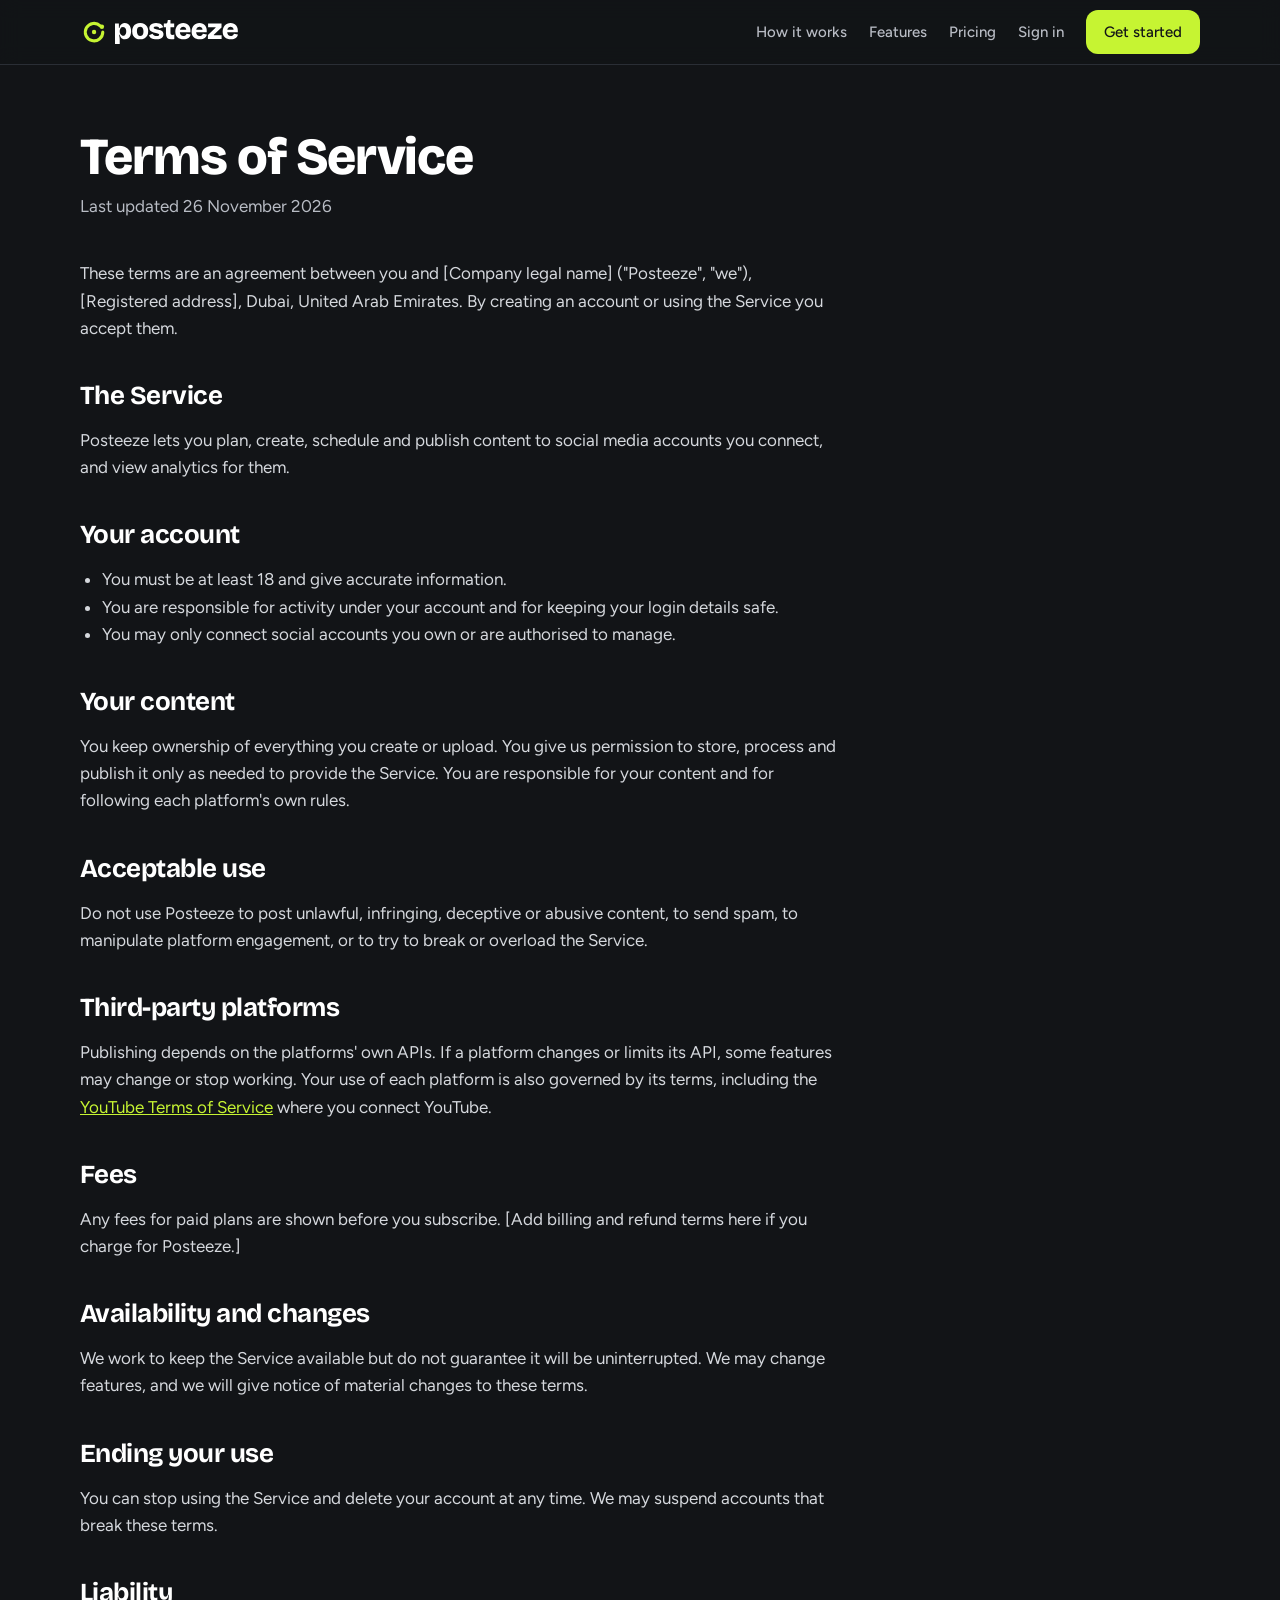
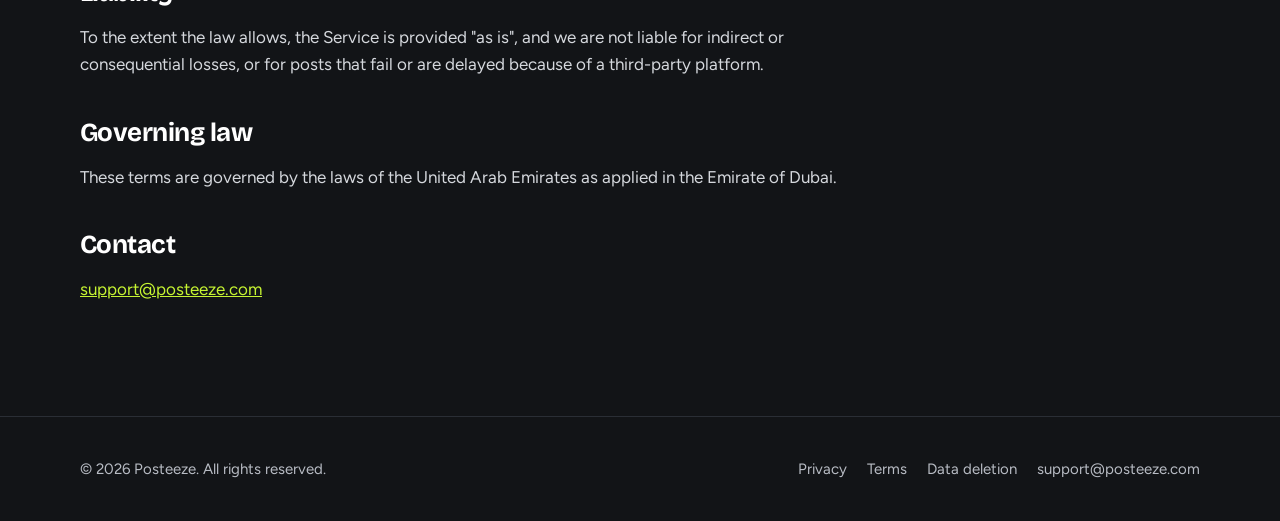
<file: public/terms/index.html>
<!doctype html>
<html lang="en">
<head>
<meta charset="utf-8">
<meta name="viewport" content="width=device-width, initial-scale=1">
<title>Terms of Service | Posteeze</title>
<meta name="description" content="The terms that govern your use of Posteeze.">
<link rel="canonical" href="https://posteeze.com/terms">
<link rel="icon" href="/assets/favicon.ico" sizes="any">
<link rel="icon" type="image/svg+xml" href="/assets/icon.svg">
<link rel="apple-touch-icon" href="/assets/icon-180.png">
<link rel="manifest" href="/site.webmanifest">
<meta name="theme-color" content="#121417">
<meta property="og:type" content="website">
<meta property="og:site_name" content="Posteeze">
<meta property="og:title" content="Terms of Service | Posteeze">
<meta property="og:description" content="The terms that govern your use of Posteeze.">
<meta property="og:url" content="https://posteeze.com/terms">
<meta property="og:image" content="https://posteeze.com/assets/og-image.png">
<meta property="og:image:width" content="1200">
<meta property="og:image:height" content="630">
<meta property="og:image:alt" content="Posteeze: your socials, on autopilot">
<meta name="twitter:card" content="summary_large_image">
<meta name="twitter:title" content="Terms of Service | Posteeze">
<meta name="twitter:description" content="The terms that govern your use of Posteeze.">
<meta name="twitter:image" content="https://posteeze.com/assets/og-image.png">
<link rel="preconnect" href="https://fonts.googleapis.com">
<link rel="preconnect" href="https://fonts.gstatic.com" crossorigin>
<link href="https://fonts.googleapis.com/css2?family=Bricolage+Grotesque:opsz,wght@12..96,700;12..96,800&family=Figtree:wght@400;500;600&display=swap" rel="stylesheet">
<link rel="stylesheet" href="/style.css">
</head>
<body>
<header><div class="wrap nav">
<a href="/" aria-label="Posteeze home"><img src="/assets/logo-text-dark.svg" alt="Posteeze" width="170" height="30"></a>
<nav><a href="/#how">How it works</a><a href="/#features">Features</a><a href="/#pricing">Pricing</a><a href="https://app.posteeze.com/auth/login">Sign in</a><a class="btn" href="https://app.posteeze.com/auth">Get started</a></nav>
</div></header>
<main>
<div class="wrap"><article class="doc">
<h1>Terms of Service</h1><p class="date">Last updated 26 November 2026</p>

<p>These terms are an agreement between you and [Company legal name] ("Posteeze", "we"), [Registered address], Dubai, United Arab Emirates. By creating an account or using the Service you accept them.</p>

<h2>The Service</h2>
<p>Posteeze lets you plan, create, schedule and publish content to social media accounts you connect, and view analytics for them.</p>

<h2>Your account</h2>
<ul>
<li>You must be at least 18 and give accurate information.</li>
<li>You are responsible for activity under your account and for keeping your login details safe.</li>
<li>You may only connect social accounts you own or are authorised to manage.</li>
</ul>

<h2>Your content</h2>
<p>You keep ownership of everything you create or upload. You give us permission to store, process and publish it only as needed to provide the Service. You are responsible for your content and for following each platform's own rules.</p>

<h2>Acceptable use</h2>
<p>Do not use Posteeze to post unlawful, infringing, deceptive or abusive content, to send spam, to manipulate platform engagement, or to try to break or overload the Service.</p>

<h2>Third-party platforms</h2>
<p>Publishing depends on the platforms' own APIs. If a platform changes or limits its API, some features may change or stop working. Your use of each platform is also governed by its terms, including the <a href="https://www.youtube.com/t/terms">YouTube Terms of Service</a> where you connect YouTube.</p>

<h2>Fees</h2>
<p>Any fees for paid plans are shown before you subscribe. [Add billing and refund terms here if you charge for Posteeze.]</p>

<h2>Availability and changes</h2>
<p>We work to keep the Service available but do not guarantee it will be uninterrupted. We may change features, and we will give notice of material changes to these terms.</p>

<h2>Ending your use</h2>
<p>You can stop using the Service and delete your account at any time. We may suspend accounts that break these terms.</p>

<h2>Liability</h2>
<p>To the extent the law allows, the Service is provided "as is", and we are not liable for indirect or consequential losses, or for posts that fail or are delayed because of a third-party platform.</p>

<h2>Governing law</h2>
<p>These terms are governed by the laws of the United Arab Emirates as applied in the Emirate of Dubai.</p>

<h2>Contact</h2>
<p><a href="mailto:support@posteeze.com">support@posteeze.com</a></p>

</article></div>
</main>
<footer><div class="wrap row">
<div>&copy; 2026 Posteeze. All rights reserved.</div>
<nav><a href="/privacy">Privacy</a><a href="/terms">Terms</a><a href="/data-deletion">Data deletion</a><a href="mailto:support@posteeze.com">support@posteeze.com</a></nav>
</div></footer>
</body>
</html>
</file>
<file: style.css>
:root{--night:#121417;--panel:#1A1D21;--panel2:#20242A;--line:#2A2E35;--lime:#C6F432;--moss:#7BA300;--text:#FFFFFF;--muted:#B8BCC4;--display:'Bricolage Grotesque',Georgia,sans-serif;--body:'Figtree',system-ui,sans-serif}
*{box-sizing:border-box}
html{scroll-behavior:smooth;scroll-padding-top:80px}
body{margin:0;background:var(--night);color:var(--text);font-family:var(--body);font-size:17px;line-height:1.6;-webkit-font-smoothing:antialiased}
a{color:var(--lime)}a:hover{color:#E4FA9C}
.wrap{max-width:1160px;margin:0 auto;padding:0 20px}
h1,h2,h3{font-family:var(--display);line-height:1.08;letter-spacing:-.02em;margin:0}

/* header */
header{position:sticky;top:0;z-index:20;background:rgba(18,20,23,.9);backdrop-filter:blur(10px);-webkit-backdrop-filter:blur(10px);border-bottom:1px solid var(--line)}
.nav{display:flex;align-items:center;justify-content:space-between;height:64px;gap:16px}
.nav img{height:28px;width:auto;display:block}
.nav nav{display:flex;gap:22px;align-items:center}
.nav nav a{color:var(--muted);text-decoration:none;font-weight:500;font-size:15px}
.nav nav a:hover{color:var(--text)}

/* buttons */
.btn{display:inline-flex;align-items:center;justify-content:center;min-height:44px;padding:0 18px;border-radius:12px;background:var(--lime);color:var(--night)!important;font-weight:600;text-decoration:none;border:0;white-space:nowrap;transition:transform .15s,background .15s}
.btn:hover{background:#D6FA62;transform:translateY(-1px)}
.btn:focus-visible,a:focus-visible,summary:focus-visible{outline:3px solid var(--lime);outline-offset:3px}
.btn-lg{min-height:54px;padding:0 26px;font-size:17px;border-radius:14px}
.btn.ghost{background:transparent;color:var(--text)!important;border:1px solid var(--line)}
.btn.ghost:hover{border-color:var(--muted)}
.cta{display:flex;gap:12px;flex-wrap:wrap}
.cta.center{justify-content:center;margin-top:36px}

/* hero */
.hero{padding:72px 0 56px;border:0}
.hero-grid{display:grid;grid-template-columns:minmax(0,1fr) minmax(0,1fr);gap:56px;align-items:center}
.pill{display:inline-flex;align-items:center;gap:8px;border:1px solid var(--line);border-radius:999px;padding:6px 14px;font-size:14px;color:var(--muted);margin-bottom:22px}
.pill .dot{width:8px;height:8px;border-radius:50%;background:var(--lime);box-shadow:0 0 0 4px rgba(198,244,50,.18)}
.hero h1{font-size:clamp(40px,5.2vw,66px);font-weight:800}
.hero h1 em{font-style:normal;color:var(--lime)}
.lead{color:var(--muted);font-size:clamp(18px,1.6vw,20px);max-width:540px;margin:22px 0 30px}
.trust{list-style:none;padding:0;margin:26px 0 0;display:flex;flex-direction:column;gap:8px;color:#D5D8DD;font-size:15px}
.trust li{display:flex;gap:10px;align-items:center}

/* product mockup */
.mock{background:var(--panel);border:1px solid var(--line);border-radius:20px;padding:16px;box-shadow:0 30px 80px -30px rgba(0,0,0,.7)}
.mock-bar{display:flex;align-items:center;gap:6px;padding:2px 4px 14px}
.mock-bar>span{width:10px;height:10px;border-radius:50%;background:#3A3F47}
.mock-title{margin-left:10px;font-size:13px;color:var(--muted);font-weight:600}
.mock-days{display:grid;grid-template-columns:repeat(5,minmax(0,1fr));gap:8px}
.day{background:var(--panel2);border-radius:12px;padding:10px 8px;min-height:170px;display:flex;flex-direction:column;gap:8px}
.day b{font-size:12px;color:var(--muted);font-weight:600}
.post{font-size:12px;line-height:1.3;background:#2A2F36;border-radius:8px;padding:8px;color:#E7E9EC;border-left:3px solid var(--lime)}
.post i{display:block;font-style:normal;font-size:10px;font-weight:700;color:var(--lime);margin-bottom:3px;letter-spacing:.04em}
.post.li{border-left-color:#8FB6FF}.post.li i{color:#8FB6FF}
.post.tt{border-left-color:#FF8FA3}.post.tt i{color:#FF8FA3}
.post.fb{border-left-color:#9DB5FF}.post.fb i{color:#9DB5FF}
.mock-ai{margin-top:12px;display:flex;align-items:center;gap:12px;background:rgba(198,244,50,.08);border:1px solid rgba(198,244,50,.25);border-radius:12px;padding:12px 14px}
.mock-ai .spark{color:var(--lime);font-size:20px}
.mock-ai div{flex:1;min-width:0}
.mock-ai b{display:block;font-size:14px}
.mock-ai small{color:var(--muted);font-size:13px}
.mock-btn{background:var(--lime);color:var(--night);font-weight:600;font-size:13px;border-radius:8px;padding:7px 12px}

/* sections */
section{padding:80px 0;border-top:1px solid var(--line)}
.eyebrow{color:var(--lime);font-weight:600;font-size:13px;letter-spacing:.1em;text-transform:uppercase;margin-bottom:12px}
section h2{font-size:clamp(30px,4vw,48px);font-weight:800;max-width:720px}
.strip{padding:36px 0}
.strip-title{margin:0 0 16px;color:var(--muted);font-size:15px;text-align:center}
.channels{display:flex;flex-wrap:wrap;gap:10px;justify-content:center}
.channels span{border:1px solid var(--line);border-radius:999px;padding:7px 15px;color:#D5D8DD;font-size:14px;display:inline-flex;align-items:center;gap:8px}
.channels span.ch{padding-left:8px}

.split{display:grid;grid-template-columns:minmax(0,.8fr) minmax(0,1.2fr);gap:48px;align-items:start}
.compare{display:grid;grid-template-columns:repeat(2,minmax(0,1fr));gap:16px}
.compare .col{border-radius:16px;padding:24px;border:1px solid var(--line)}
.compare .before{background:transparent}
.compare .after{background:rgba(198,244,50,.06);border-color:rgba(198,244,50,.35)}
.compare h3{font-size:20px;margin-bottom:12px}
.compare ul{margin:0;padding-left:20px;color:#D5D8DD;display:flex;flex-direction:column;gap:8px;font-size:16px}
.compare .before li::marker{color:#6B7079}
.compare .after li::marker{color:var(--lime)}

.grid{display:grid;grid-template-columns:repeat(3,minmax(0,1fr));gap:16px;margin-top:40px}
.card{background:var(--panel);border:1px solid var(--line);border-radius:16px;padding:24px}
.card h3{font-size:21px;font-weight:700;margin:14px 0 8px}
.grid.three .card h3{margin-top:0}
.card p{color:var(--muted);margin:0;font-size:16px}
.ico{width:44px;height:44px;border-radius:12px;background:rgba(198,244,50,.12);display:flex;align-items:center;justify-content:center}
.steps{counter-reset:s;display:grid;grid-template-columns:repeat(3,minmax(0,1fr));gap:16px;margin-top:40px}
.steps .card::before{counter-increment:s;content:counter(s);font-family:var(--display);font-weight:800;font-size:40px;color:var(--lime);line-height:1}

.faq-wrap{display:grid;grid-template-columns:minmax(0,.8fr) minmax(0,1.2fr);gap:48px}
.faq{display:flex;flex-direction:column;gap:10px}
.faq details{background:var(--panel);border:1px solid var(--line);border-radius:14px;padding:0 20px}
.faq summary{cursor:pointer;list-style:none;padding:18px 28px 18px 0;font-weight:600;font-size:17px;position:relative}
.faq summary::-webkit-details-marker{display:none}
.faq summary::after{content:"+";position:absolute;right:0;top:50%;transform:translateY(-50%);color:var(--lime);font-size:24px;font-weight:400}
.faq details[open] summary::after{content:"\2212"}
.faq details p{margin:0 0 18px;color:var(--muted)}

.final{border-top:0;padding-top:24px}
.final-box{background:linear-gradient(180deg,rgba(198,244,50,.10),rgba(198,244,50,.03));border:1px solid rgba(198,244,50,.3);border-radius:24px;padding:56px 32px;text-align:center}
.final-box h2{margin:0 auto}
.final-box p{color:var(--muted);margin:14px 0 28px;font-size:18px}
.final-box .cta{justify-content:center}

/* sticky mobile CTA */
.sticky-cta{display:none}

footer{border-top:1px solid var(--line);padding:40px 0;color:var(--muted);font-size:15px}
footer .row{display:flex;justify-content:space-between;gap:24px;flex-wrap:wrap;align-items:center}
footer nav{display:flex;gap:20px;flex-wrap:wrap}
footer a{color:var(--muted);text-decoration:none}footer a:hover{color:var(--text)}

/* legal pages */
.doc{max-width:760px;padding:64px 0 96px}
.doc h1{font-size:clamp(36px,5vw,52px);font-weight:800;margin-bottom:8px}
.doc .date{color:var(--muted);margin:0 0 40px}
.doc h2{font-size:26px;font-weight:700;margin:40px 0 12px}
.doc p,.doc li{color:#D5D8DD}
.doc ul,.doc ol{padding-left:22px}

/* tablet */
@media (max-width:960px){
.hero-grid,.split,.faq-wrap{grid-template-columns:1fr;gap:36px}
.grid,.steps{grid-template-columns:repeat(2,minmax(0,1fr))}
}
/* phone */
@media (max-width:640px){
body{font-size:16px}
.nav nav a:not(.btn){display:none}
.hero{padding:40px 0 36px}
.hero h1{font-size:44px}
.lead{margin:18px 0 24px}
.cta .btn-lg{flex:1 1 100%}
.mock{padding:12px;border-radius:16px}
.mock-days{grid-template-columns:repeat(3,minmax(0,1fr))}
.mock-days .day:nth-child(n+4){display:none}
.day{min-height:140px}
section{padding:56px 0}
.compare,.grid,.steps{grid-template-columns:1fr}
.final-box{padding:40px 20px;border-radius:18px}
.sticky-cta{display:block;transform:translateY(110%);transition:transform .25s ease;position:fixed;left:0;right:0;bottom:0;z-index:30;padding:12px 16px calc(12px + env(safe-area-inset-bottom));background:rgba(18,20,23,.94);backdrop-filter:blur(10px);-webkit-backdrop-filter:blur(10px);border-top:1px solid var(--line)}
.sticky-cta.show{transform:none}
.sticky-cta .btn{width:100%;min-height:50px;font-size:17px}
footer{padding-bottom:110px}
}
@media (prefers-reduced-motion:reduce){html{scroll-behavior:auto}.btn{transition:none}}

/* v3: AI manager page */
.sub{color:var(--muted);font-size:18px;max-width:620px;margin:16px 0 28px}
.sub.small{font-size:16px;margin-top:20px}
.sub strong{color:var(--text)}
.save{display:grid;grid-template-columns:minmax(0,1fr) minmax(0,1fr);gap:48px;align-items:center}
.vs{display:grid;grid-template-columns:repeat(2,minmax(0,1fr));gap:14px}
.vs-col{border:1px solid var(--line);border-radius:18px;padding:22px;background:var(--panel)}
.vs-col.win{border-color:rgba(198,244,50,.45);background:rgba(198,244,50,.07)}
.vs-h{font-family:var(--display);font-weight:700;font-size:19px;margin-bottom:12px}
.vs ul{list-style:none;margin:0;padding:0;display:flex;flex-direction:column;gap:10px}
.vs li{display:flex;justify-content:space-between;gap:10px;font-size:15px;color:#D5D8DD}
.vs li b{color:var(--text);white-space:nowrap}
.vs-col.win li b{color:var(--lime)}
.vs-total{margin-top:16px;padding-top:14px;border-top:1px solid var(--line);display:flex;justify-content:space-between;align-items:baseline}
.vs-total span{color:var(--muted);font-size:14px}
.vs-total b{font-family:var(--display);font-size:30px;font-weight:800}
.vs-col.win .vs-total b{color:var(--lime)}
.fine{grid-column:1/-1;color:#8A8F98;font-size:13px;margin:4px 0 0}
.flow{list-style:none;padding:0;margin:40px 0 0;display:grid;grid-template-columns:repeat(4,minmax(0,1fr));gap:16px;counter-reset:none}
.flow li{background:var(--panel);border:1px solid var(--line);border-radius:16px;padding:24px;position:relative}
.flow .n{display:inline-flex;width:40px;height:40px;border-radius:12px;background:var(--lime);color:var(--night);font-family:var(--display);font-weight:800;font-size:20px;align-items:center;justify-content:center}
.flow h3{font-size:20px;margin:16px 0 8px}
.flow p{color:var(--muted);margin:0;font-size:15px}
.chips{display:flex;flex-wrap:wrap;gap:10px}
.chips span{border:1px solid var(--line);background:var(--panel);border-radius:12px;padding:10px 18px;font-weight:600}
.plans{display:grid;grid-template-columns:repeat(4,minmax(0,1fr));gap:16px;margin-top:8px;align-items:stretch}
.plan{background:var(--panel);border:1px solid var(--line);border-radius:20px;padding:26px 22px;display:flex;flex-direction:column;position:relative}
.plan.pop{border-color:var(--lime);box-shadow:0 0 0 1px var(--lime),0 24px 60px -30px rgba(198,244,50,.35)}
.badge{position:absolute;top:-13px;left:22px;background:var(--lime);color:var(--night);font-size:12px;font-weight:700;border-radius:999px;padding:4px 12px}
.plan h3{font-size:22px}
.plan .tag{color:var(--muted);font-size:15px;line-height:1.5;margin:6px 0 18px;min-height:45px}
.price{display:flex;align-items:baseline;gap:4px;margin-bottom:18px}
.price .amt{font-family:var(--display);font-size:44px;font-weight:800;line-height:1}
.price .per{color:var(--muted)}
.btn-block{width:100%}
.plan ul{list-style:none;padding:0;margin:20px 0 0;display:flex;flex-direction:column;gap:10px;font-size:15px;color:#D5D8DD}
.plan li{display:flex;gap:10px;align-items:flex-start}
.plan li svg{flex:none;margin-top:3px}
@media (max-width:1080px){.plans{grid-template-columns:repeat(2,minmax(0,1fr));row-gap:28px}.flow{grid-template-columns:repeat(2,minmax(0,1fr))}}
@media (max-width:960px){.save{grid-template-columns:1fr;gap:32px}}
@media (max-width:640px){.plans,.flow{grid-template-columns:1fr}.vs{grid-template-columns:1fr}.plan .tag{min-height:0}.hero h1{font-size:40px}}
</file>
